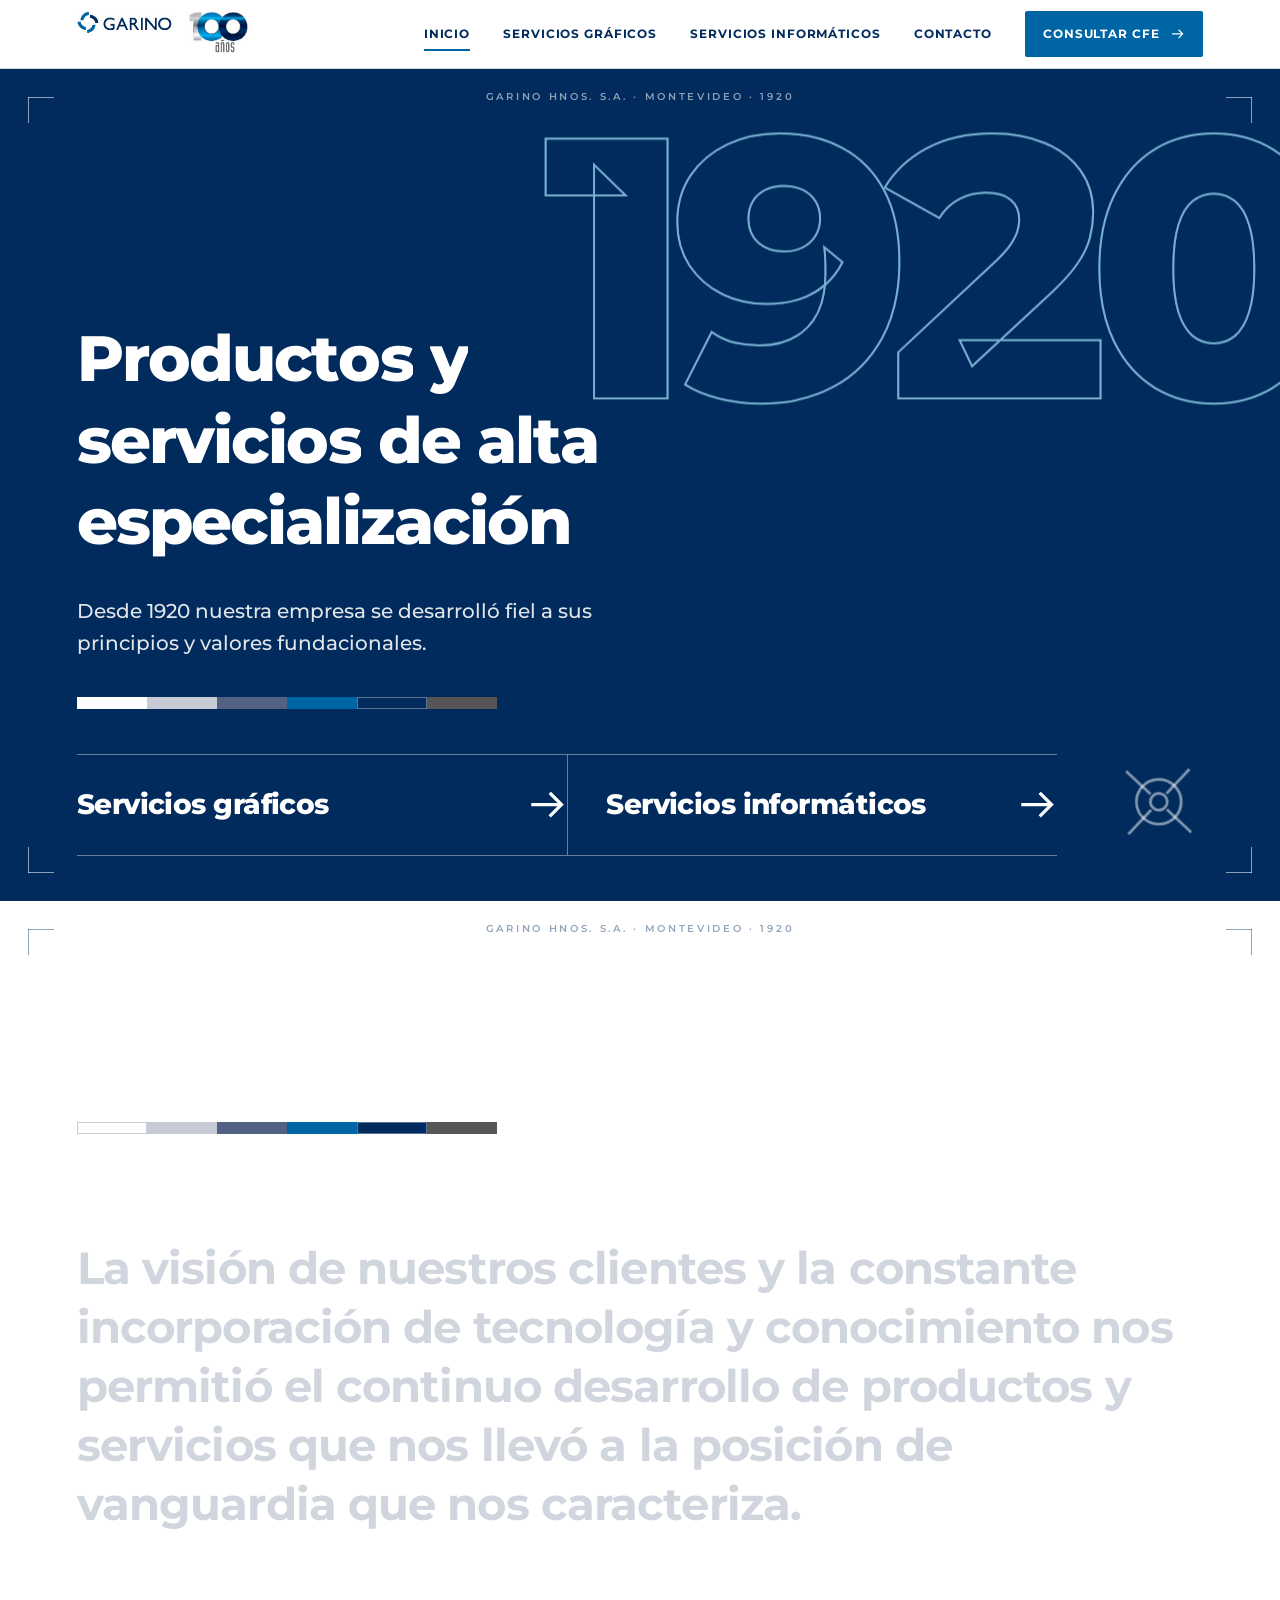
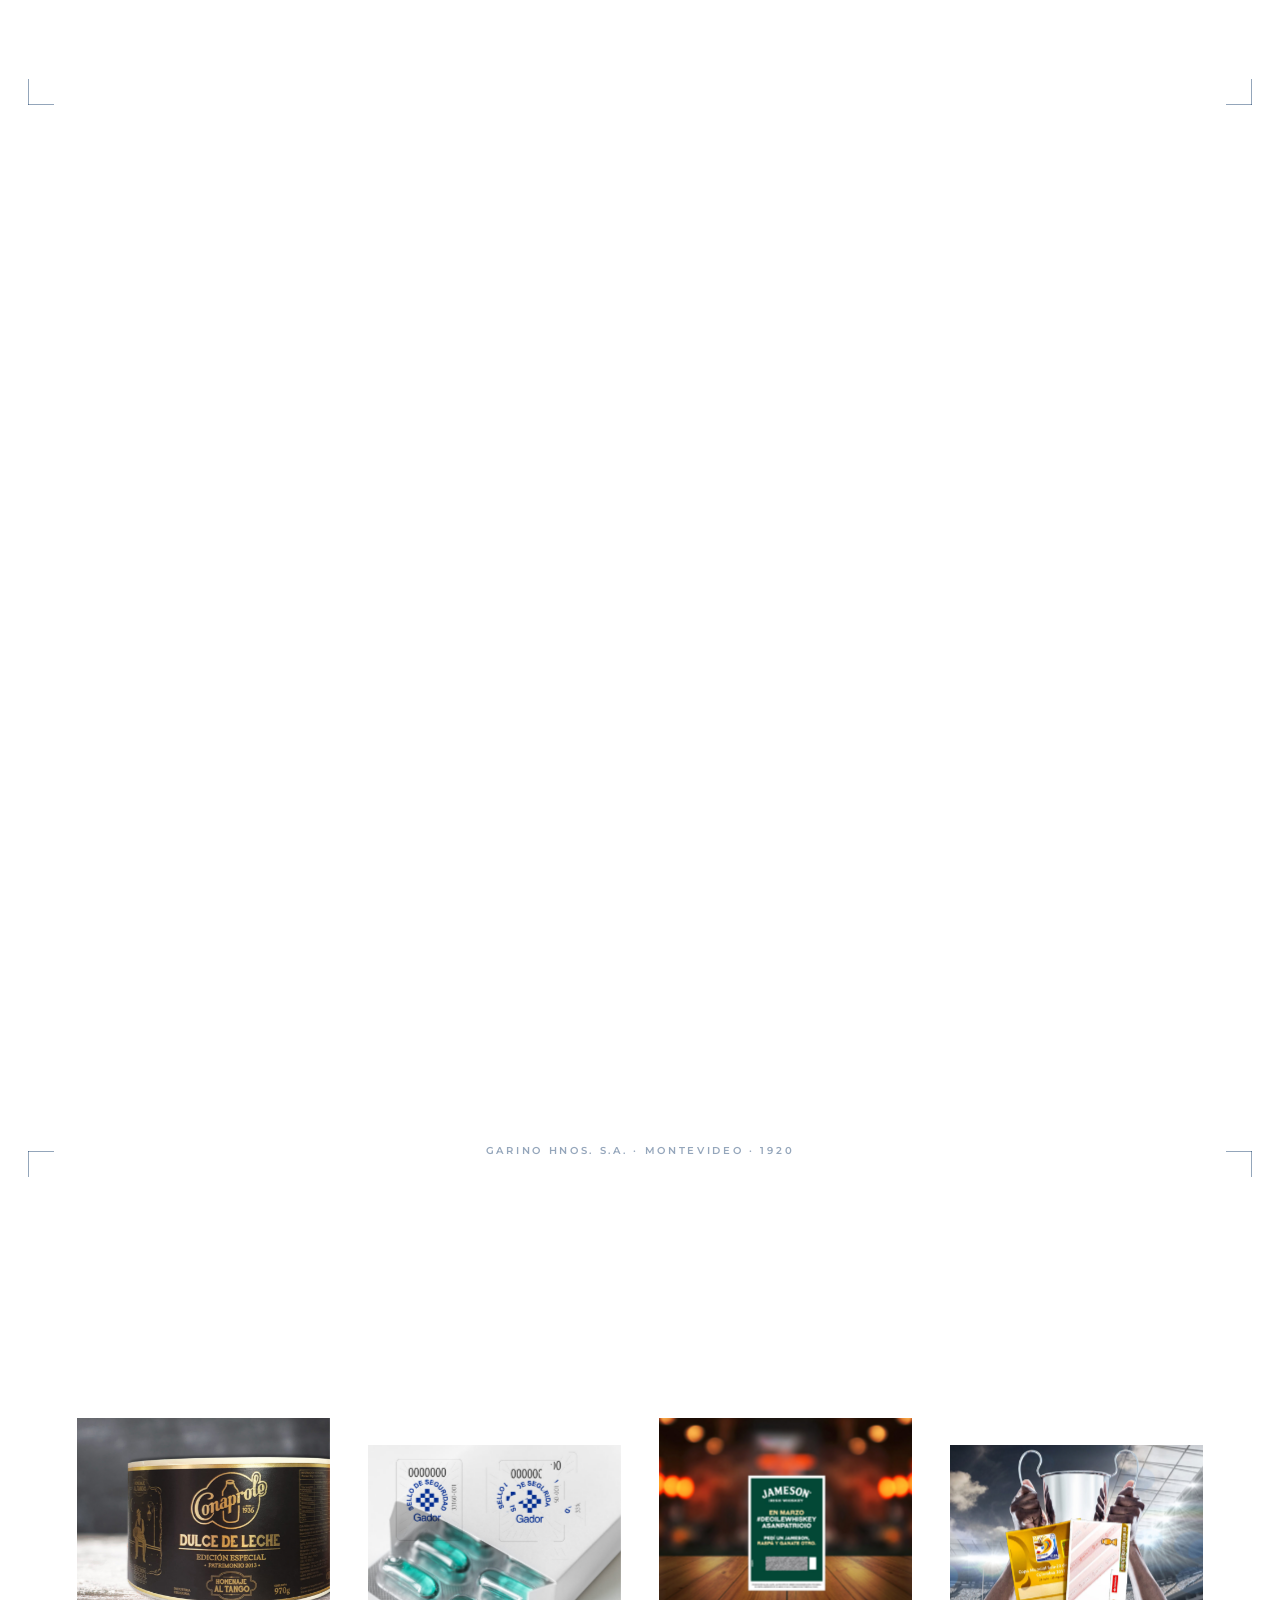
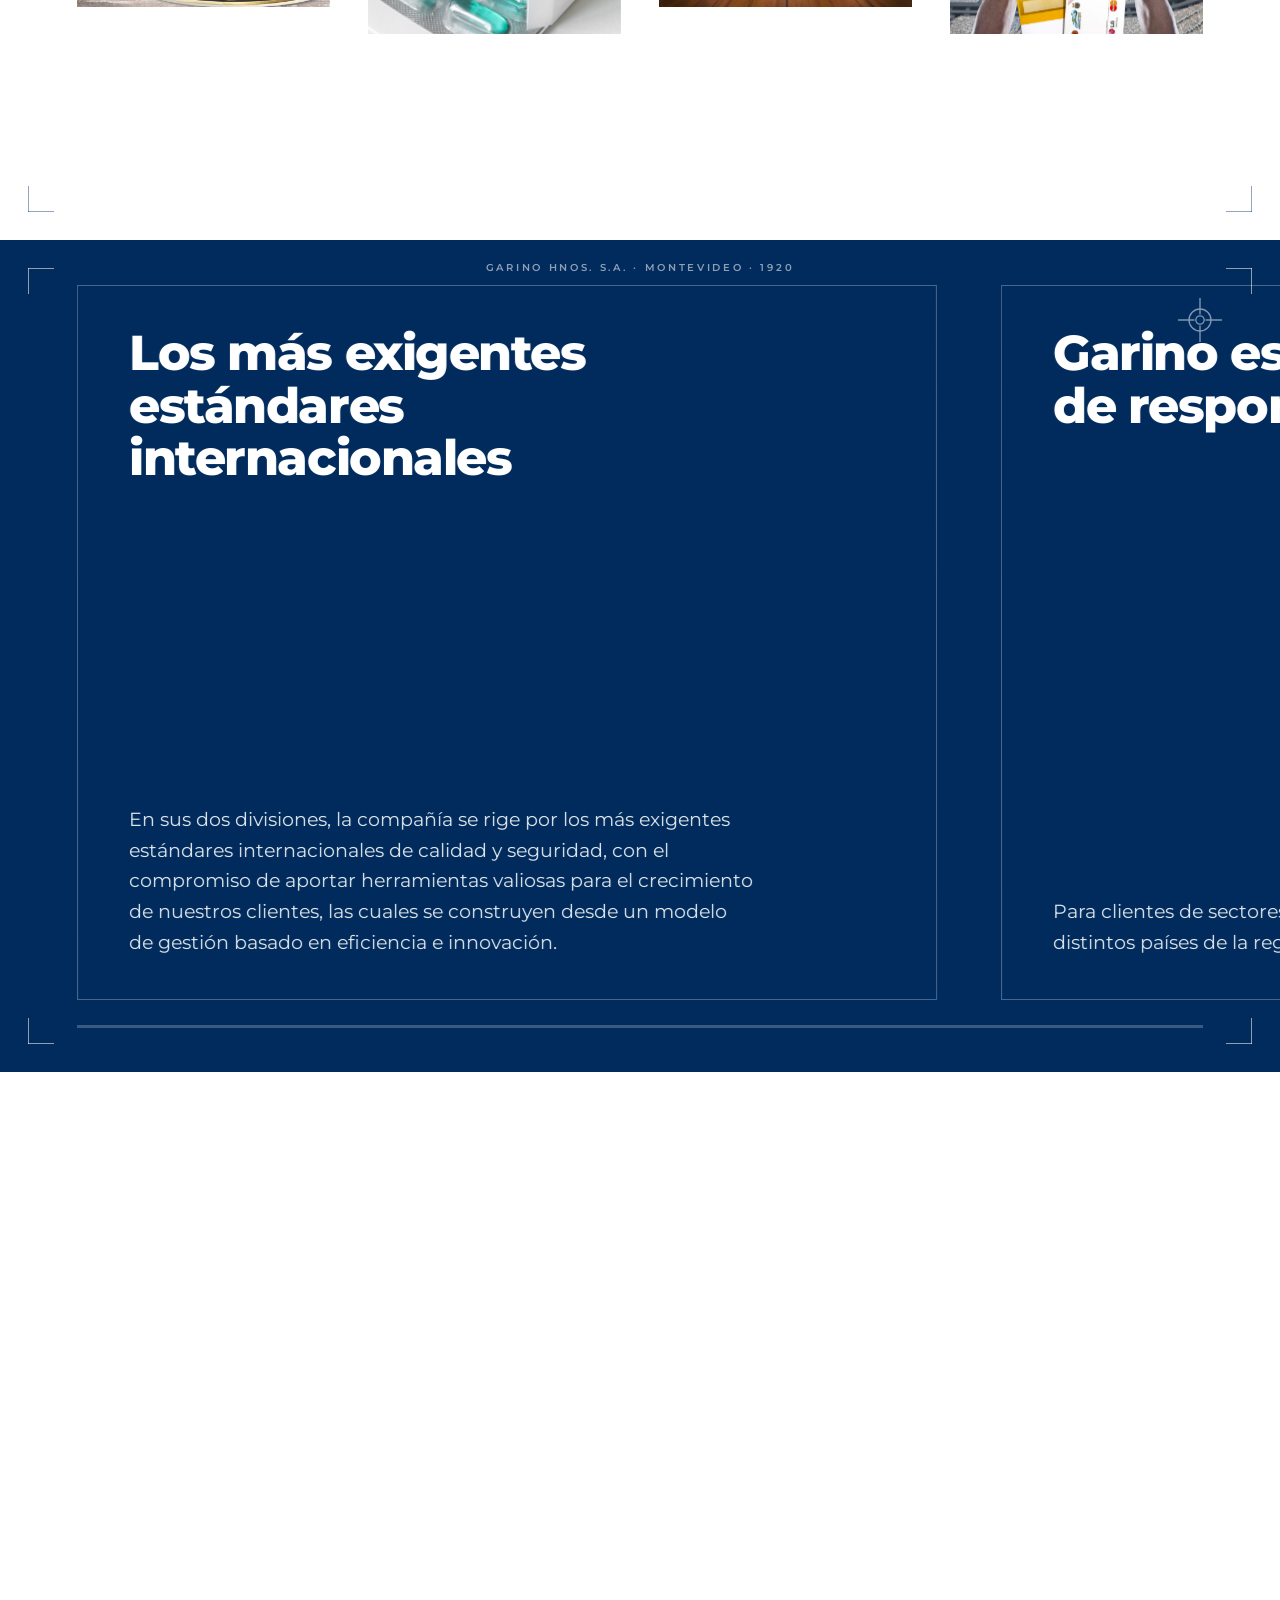
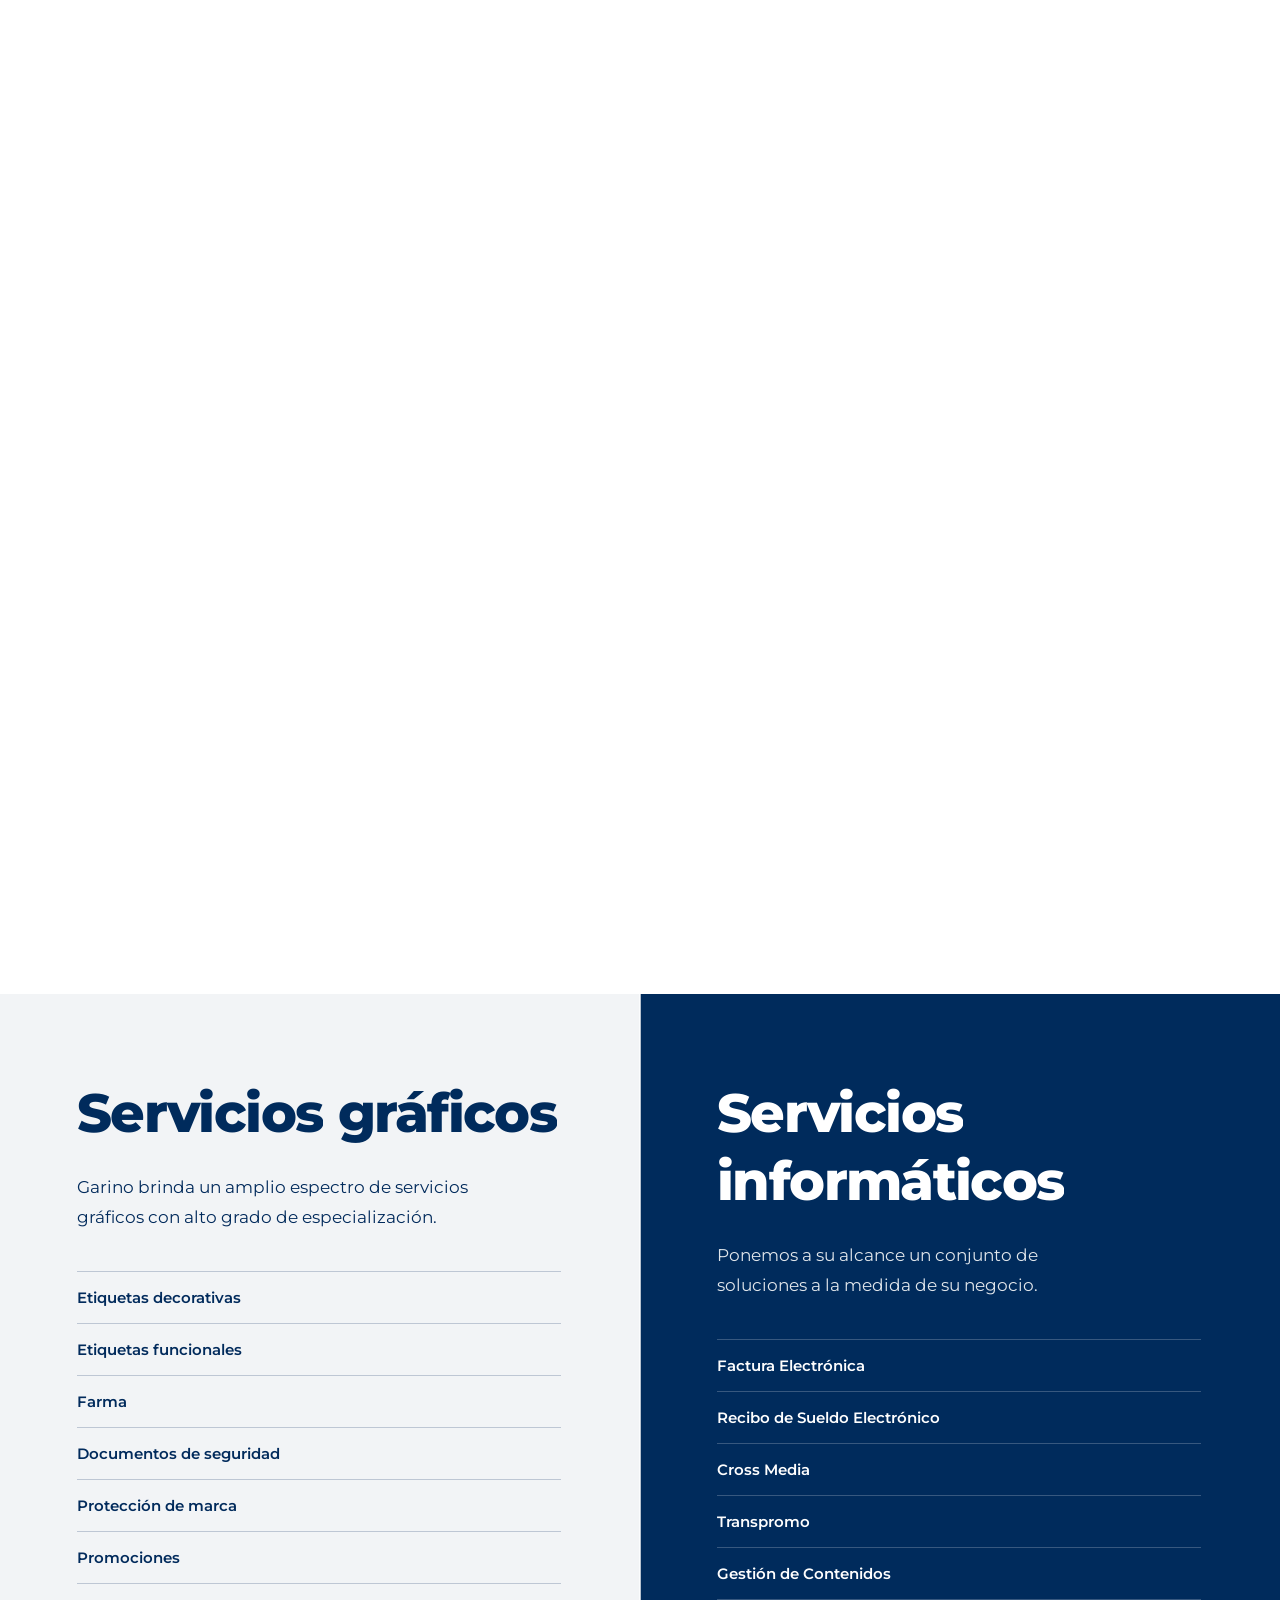
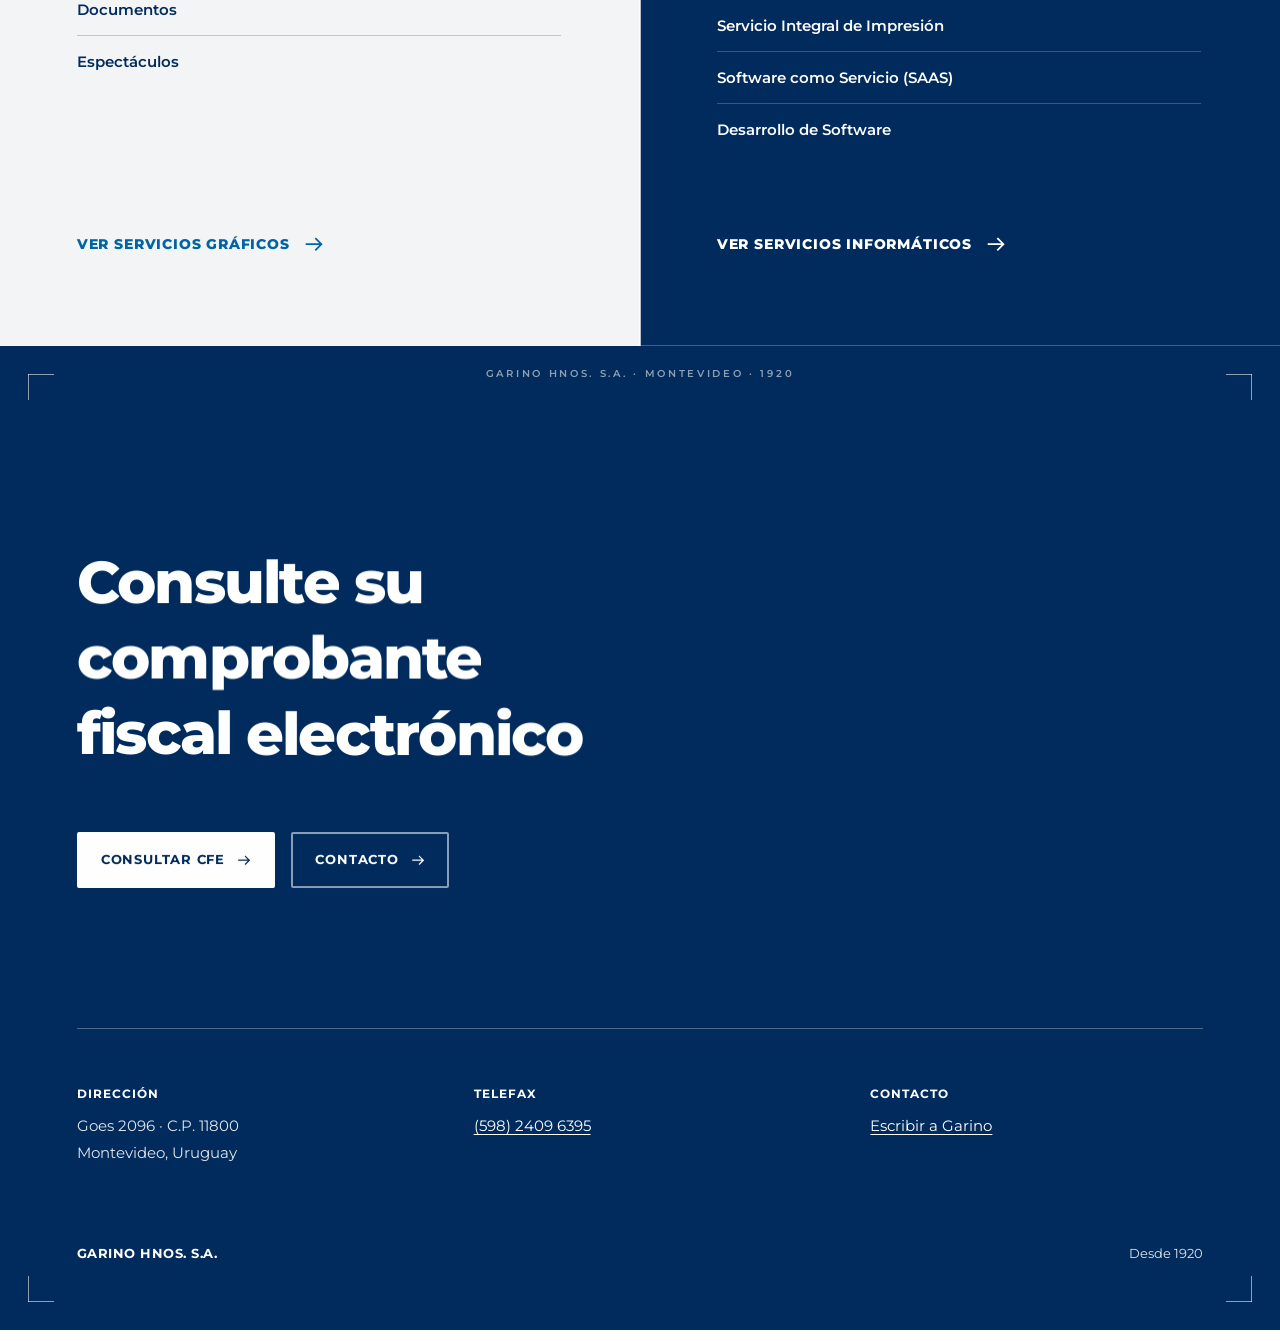
<file: index.html>
<!DOCTYPE html>
<html lang="es-UY">
<head>
<meta charset="utf-8">
<meta name="viewport" content="width=device-width, initial-scale=1">
<title>GARINO HNOS. S.A. — Productos y servicios de alta especialización</title>
<meta name="description" content="GARINO HNOS. S.A., Montevideo, Uruguay. Desde 1920, servicios gráficos y servicios informáticos de alta especialización.">
<meta name="theme-color" content="#002b5c">
<link rel="preload" href="fonts/Montserrat-Variable.woff2" as="font" type="font/woff2" crossorigin>
<link rel="stylesheet" href="css/styles.css">
<script>document.documentElement.classList.add("js");if(!matchMedia("(prefers-reduced-motion: reduce)").matches)document.documentElement.classList.add("motion");</script>
</head>
<body>
<svg width="0" height="0" style="position:absolute" aria-hidden="true" focusable="false">
  <symbol id="arrow" viewBox="0 0 24 24"><path d="M3 12h17M14 5.5 20.5 12 14 18.5" fill="none" stroke="currentColor" stroke-width="2" stroke-linecap="square"/></symbol>
  <symbol id="reg" viewBox="0 0 48 48"><g fill="none" stroke="currentColor" stroke-width="1.5"><circle cx="24" cy="24" r="12"/><circle cx="24" cy="24" r="4.5"/><path d="M24 0v18M24 30v18M0 24h18M30 24h18"/></g></symbol>
</svg>
<a class="skip" href="#contenido">Ir al contenido</a>
<div class="progress" aria-hidden="true"></div>

<header class="site-header">
  <div class="wrap site-header__in">
    <a class="brand" href="index.html" aria-label="Garino, más de 100 años — inicio"><img src="img/logo_100_anos.jpg" width="346" height="91" alt="GARINO — 100 años"></a>
    <button class="nav-toggle" type="button" aria-expanded="false" aria-controls="nav" aria-label="Menú"><span></span><span></span><span></span></button>
    <nav class="nav" id="nav" aria-label="Principal">
      <a href="index.html" aria-current="page">Inicio</a>
      <a href="graficos.html">Servicios gráficos</a>
      <a href="informaticos.html">Servicios informáticos</a>
      <a href="https://www.garino.com.uy/servicios_informaticos/Contacto.php">Contacto</a>
      <a class="btn" href="https://www.garino.com.uy/consultacfe/">Consultar CFE <svg class="i" aria-hidden="true"><use href="#arrow"/></svg></a>
    </nav>
  </div>
</header>

<main id="contenido">

  <section class="hero sheet sheet--navy">
    <span class="marks" aria-hidden="true"></span>
    <div class="hero__year" aria-hidden="true" data-parallax="0.18"><span class="ink ink--a">1920</span><span class="ink ink--b">1920</span><span class="ink ink--c">1920</span><span class="ink ink--d">1920</span></div>
    <div class="hero__reg" aria-hidden="true"><svg class="reg" data-spin><use href="#reg"/></svg></div>
    <div class="wrap">
      <h1 data-split>Productos y servicios de alta especialización</h1>
      <p class="lead" data-reveal>Desde 1920 nuestra empresa se desarrolló fiel a sus principios y valores fundacionales.</p>
      <div class="wedge" aria-hidden="true" data-reveal data-delay="0.1"><i></i><i></i><i></i><i></i><i></i><i></i></div>
      <nav class="doors" aria-label="Divisiones" data-reveal data-delay="0.2">
        <a class="door" href="graficos.html"><span>Servicios gráficos</span><svg class="i" aria-hidden="true"><use href="#arrow"/></svg></a>
        <a class="door" href="informaticos.html"><span>Servicios informáticos</span><svg class="i" aria-hidden="true"><use href="#arrow"/></svg></a>
      </nav>
    </div>
  </section>

  <section class="section sheet">
    <span class="marks marks--ink" aria-hidden="true"></span>
    <div class="wrap">
      <div class="wedge wedge--light section__wedge" aria-hidden="true"><i></i><i></i><i></i><i></i><i></i><i></i></div>
      <p class="statement">La visión de nuestros clientes y la constante incorporación de tecnología y conocimiento nos permitió el continuo desarrollo de productos y servicios que nos llevó a la posición de vanguardia que nos caracteriza.</p>
    </div>
  </section>

  <section class="section sheet" aria-label="Productos gráficos">
    <span class="marks marks--ink" aria-hidden="true"></span>
    <div class="wrap">
      <div class="gallery"><figure data-reveal data-delay="0.0"><a href="graficos.html"><div class="frame"><img src="img/graf/decorativas.jpg" width="900" height="700" alt="Etiqueta autoadhesiva decorativa impresa con acabados dorados sobre un envase de dulce de leche" loading="lazy"></div><figcaption>Etiquetas decorativas</figcaption></a></figure><figure data-reveal data-delay="0.08"><a href="graficos.html"><div class="frame"><img src="img/graf/trazabilidad.jpg" width="900" height="700" alt="Sello de seguridad con numeración sobre un envase de cápsulas farmacéuticas" loading="lazy"></div><figcaption>Farma</figcaption></a></figure><figure data-reveal data-delay="0.16"><a href="graficos.html"><div class="frame"><img src="img/graf/promos.jpg" width="900" height="700" alt="Raspe promocional impreso con zona raspable" loading="lazy"></div><figcaption>Promociones</figcaption></a></figure><figure data-reveal data-delay="0.24"><a href="graficos.html"><div class="frame"><img src="img/graf/tickets.jpg" width="900" height="700" alt="Entradas de espectáculos con elementos de seguridad" loading="lazy"></div><figcaption>Espectáculos</figcaption></a></figure></div>
    </div>
  </section>

  <section class="hscroll sheet sheet--navy" aria-label="Principios de Garino">
    <span class="marks" aria-hidden="true"></span>
    <svg class="reg hscroll__reg" aria-hidden="true"><use href="#reg"/></svg>
    <div class="hscroll__pin">
      <div class="hscroll__track">
        <article class="panel">
          <div class="panel__top"><h2>Los más exigentes estándares internacionales</h2></div>
          <p>En sus dos divisiones, la compañía se rige por los más exigentes estándares internacionales de calidad y seguridad, con el compromiso de aportar herramientas valiosas para el crecimiento de nuestros clientes, las cuales se construyen desde un modelo de gestión basado en eficiencia e innovación.</p>
        </article>
        <article class="panel">
          <div class="panel__top"><h2>Garino es sinónimo de responsabilidad</h2></div>
          <p>Para clientes de sectores empresariales y de gobierno en distintos países de la región.</p>
        </article>
        <article class="panel">
          <div class="panel__top"><h2>Crece junto a sus clientes</h2></div>
          <p>Con una estructura ágil y un equipo humano orientado a la búsqueda de soluciones creativas, Garino crece junto a sus clientes, tan lejos como los nuevos desafíos lo demanden.</p>
        </article>
      </div>
    </div>
    <div class="hscroll__bar" aria-hidden="true"></div>
  </section>

  <section class="divisions" aria-label="Divisiones">
    <a class="division division--a" href="graficos.html">
      <div>
        <h2 data-split>Servicios gráficos</h2>
        <p data-reveal style="margin-top:20px">Garino brinda un amplio espectro de servicios gráficos con alto grado de especialización.</p>
        <ul class="division__list" data-reveal><li>Etiquetas decorativas</li><li>Etiquetas funcionales</li><li>Farma</li><li>Documentos de seguridad</li><li>Protección de marca</li><li>Promociones</li><li>Documentos</li><li>Espectáculos</li></ul>
      </div>
      <span class="division__cta">Ver servicios gráficos <svg class="i" aria-hidden="true"><use href="#arrow"/></svg></span>
    </a>
    <a class="division division--b" href="informaticos.html">
      <div>
        <h2 data-split>Servicios informáticos</h2>
        <p data-reveal style="margin-top:20px">Ponemos a su alcance un conjunto de soluciones a la medida de su negocio.</p>
        <ul class="division__list" data-reveal><li>Factura Electrónica</li><li>Recibo de Sueldo Electrónico</li><li>Cross Media</li><li>Transpromo</li><li>Gestión de Contenidos</li><li>Servicio Integral de Impresión</li><li>Software como Servicio (SAAS)</li><li>Desarrollo de Software</li></ul>
      </div>
      <span class="division__cta">Ver servicios informáticos <svg class="i" aria-hidden="true"><use href="#arrow"/></svg></span>
    </a>
  </section>

  <section class="closing sheet sheet--navy">
    <span class="marks" aria-hidden="true"></span>
    <div class="wrap">
      <h2 data-split>Consulte su comprobante fiscal electrónico</h2>
      <div class="closing__actions" data-reveal>
        <a class="btn btn--light" href="https://www.garino.com.uy/consultacfe/">Consultar CFE <svg class="i" aria-hidden="true"><use href="#arrow"/></svg></a>
        <a class="btn btn--ghost" href="https://www.garino.com.uy/servicios_informaticos/Contacto.php">Contacto <svg class="i" aria-hidden="true"><use href="#arrow"/></svg></a>
      </div>
      <div class="footer-grid">
        <div><h3>Dirección</h3><address>Goes 2096 &middot; C.P. 11800<br>Montevideo, Uruguay</address></div>
        <div><h3>Telefax</h3><p><a href="tel:+59824096395">(598) 2409 6395</a></p></div>
        <div><h3>Contacto</h3><p><a href="https://www.garino.com.uy/servicios_informaticos/Contacto.php">Escribir a Garino</a></p></div>
      </div>
      <div class="footer-note"><strong>GARINO HNOS. S.A.</strong><span>Desde 1920</span></div>
    </div>
  </section>
</main>

<script src="js/vendor/gsap.min.js"></script>
<script src="js/vendor/ScrollTrigger.min.js"></script>
<script src="js/main.js"></script>
</body>
</html>
</file>
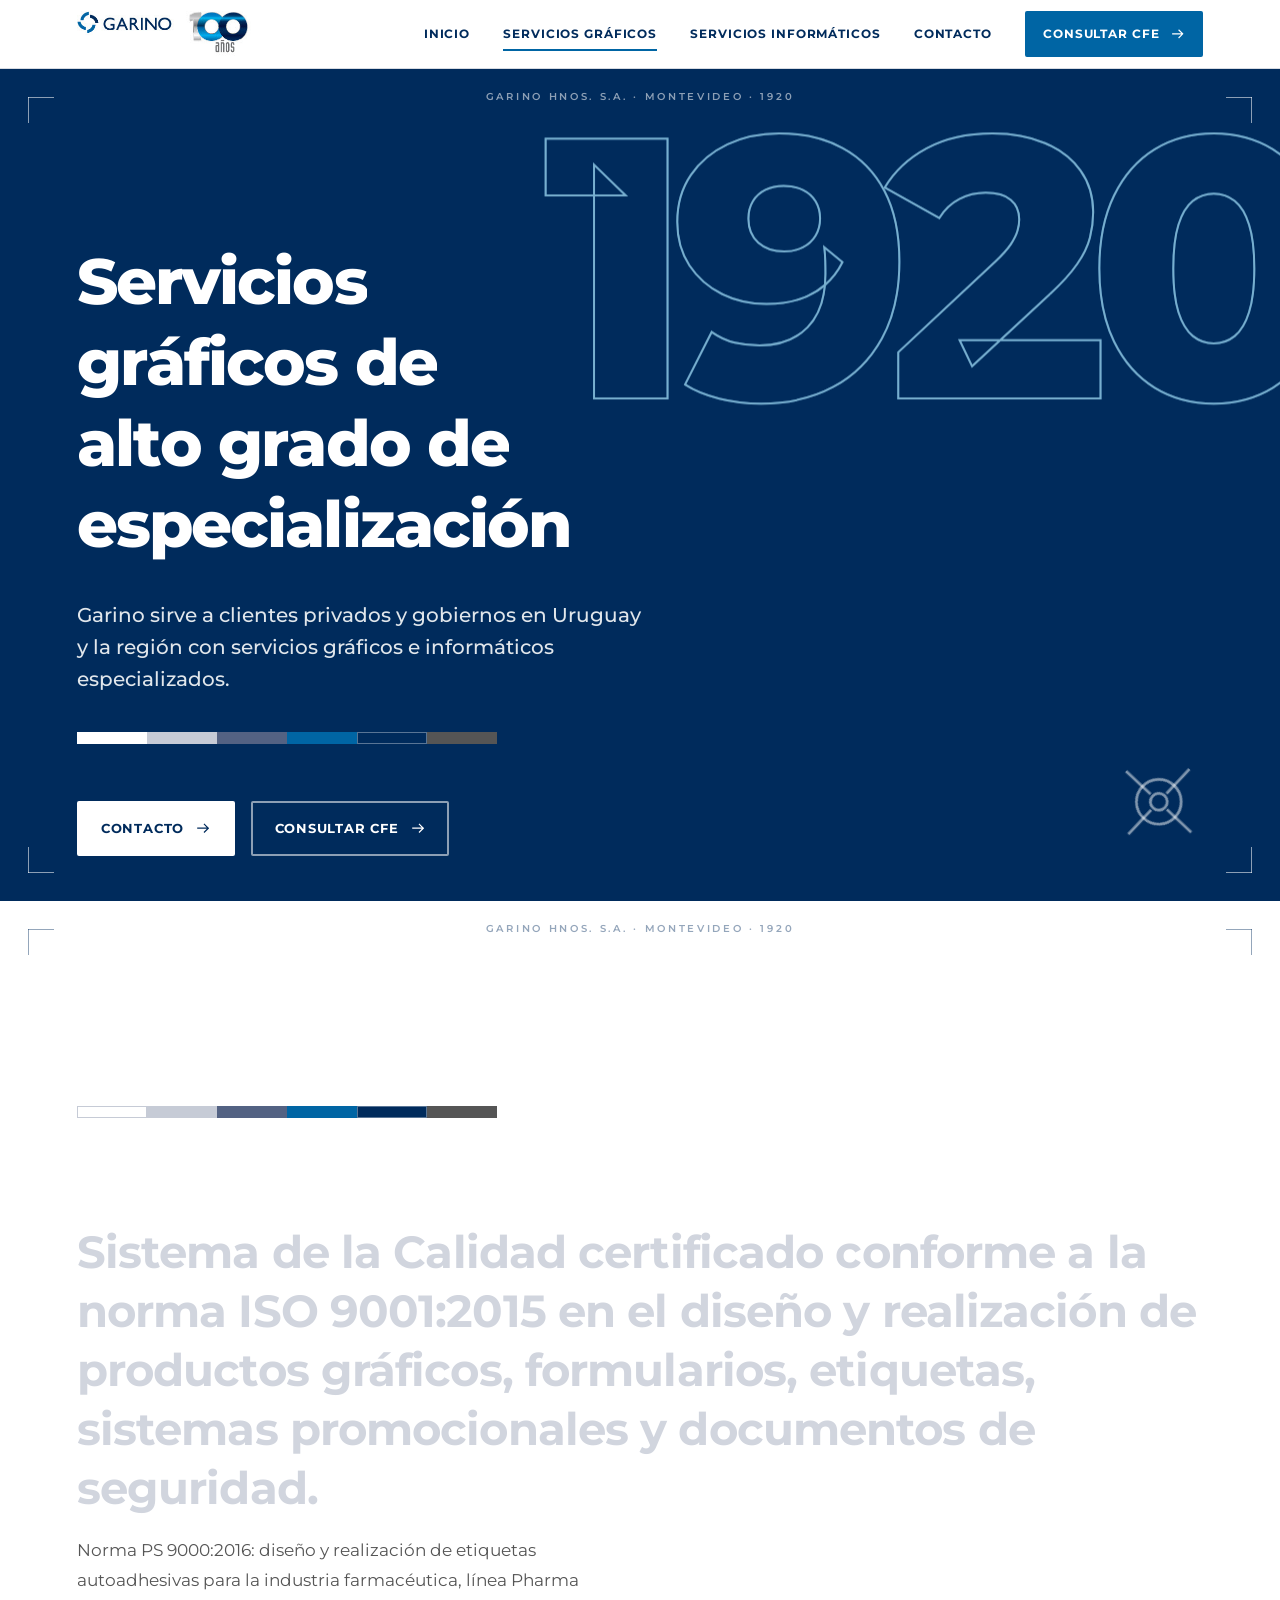
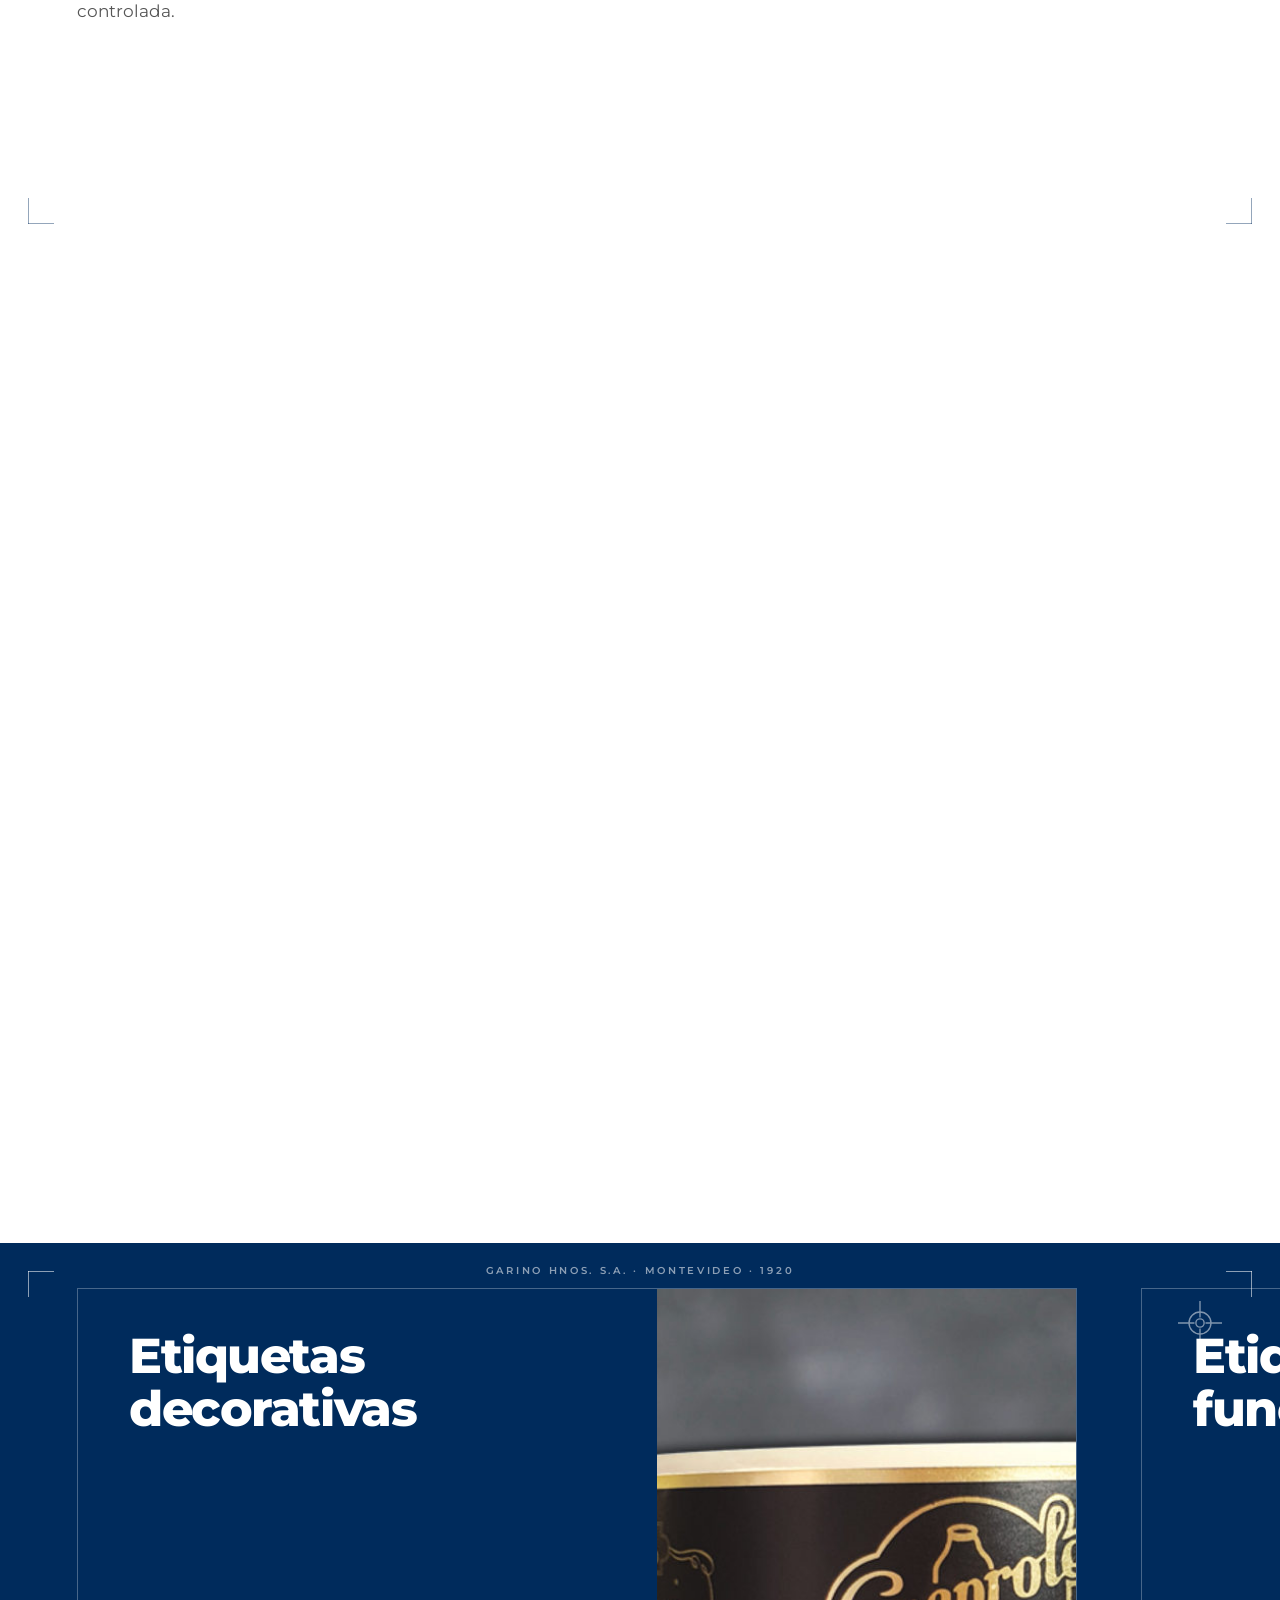
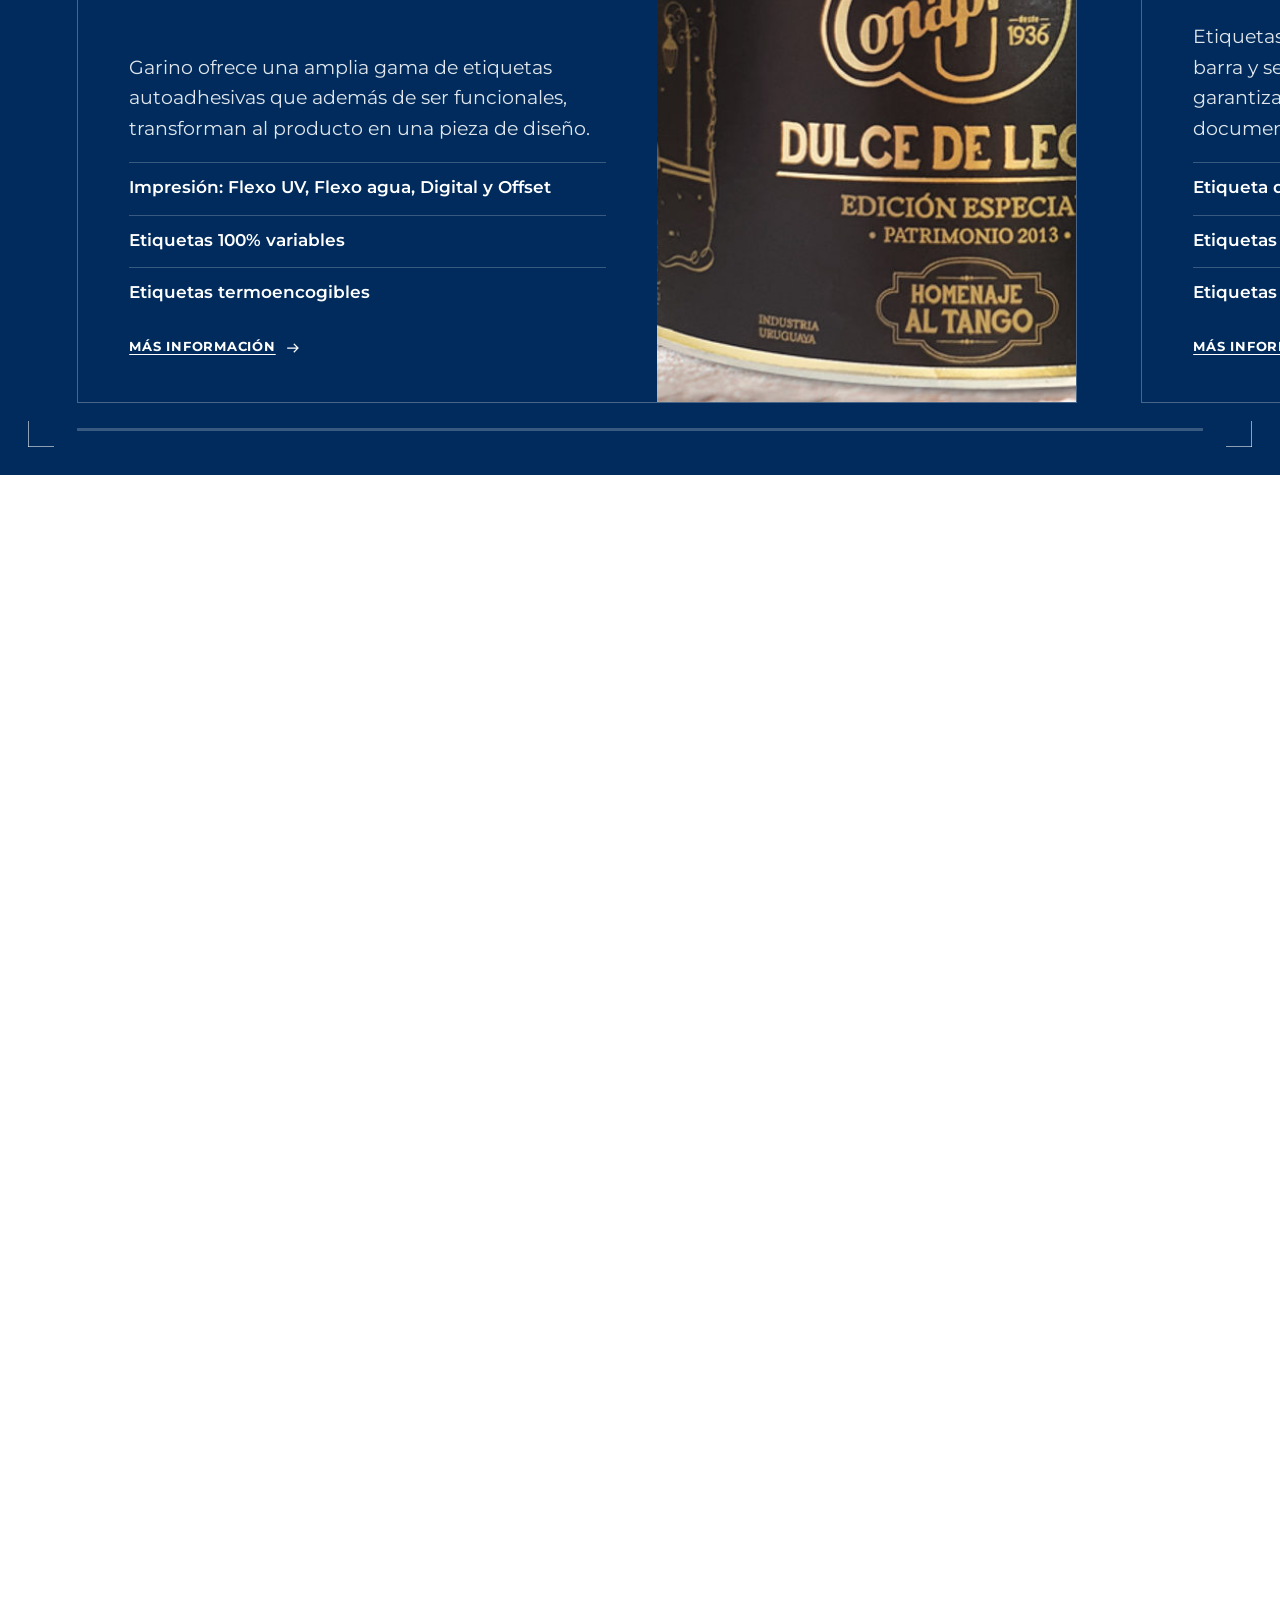
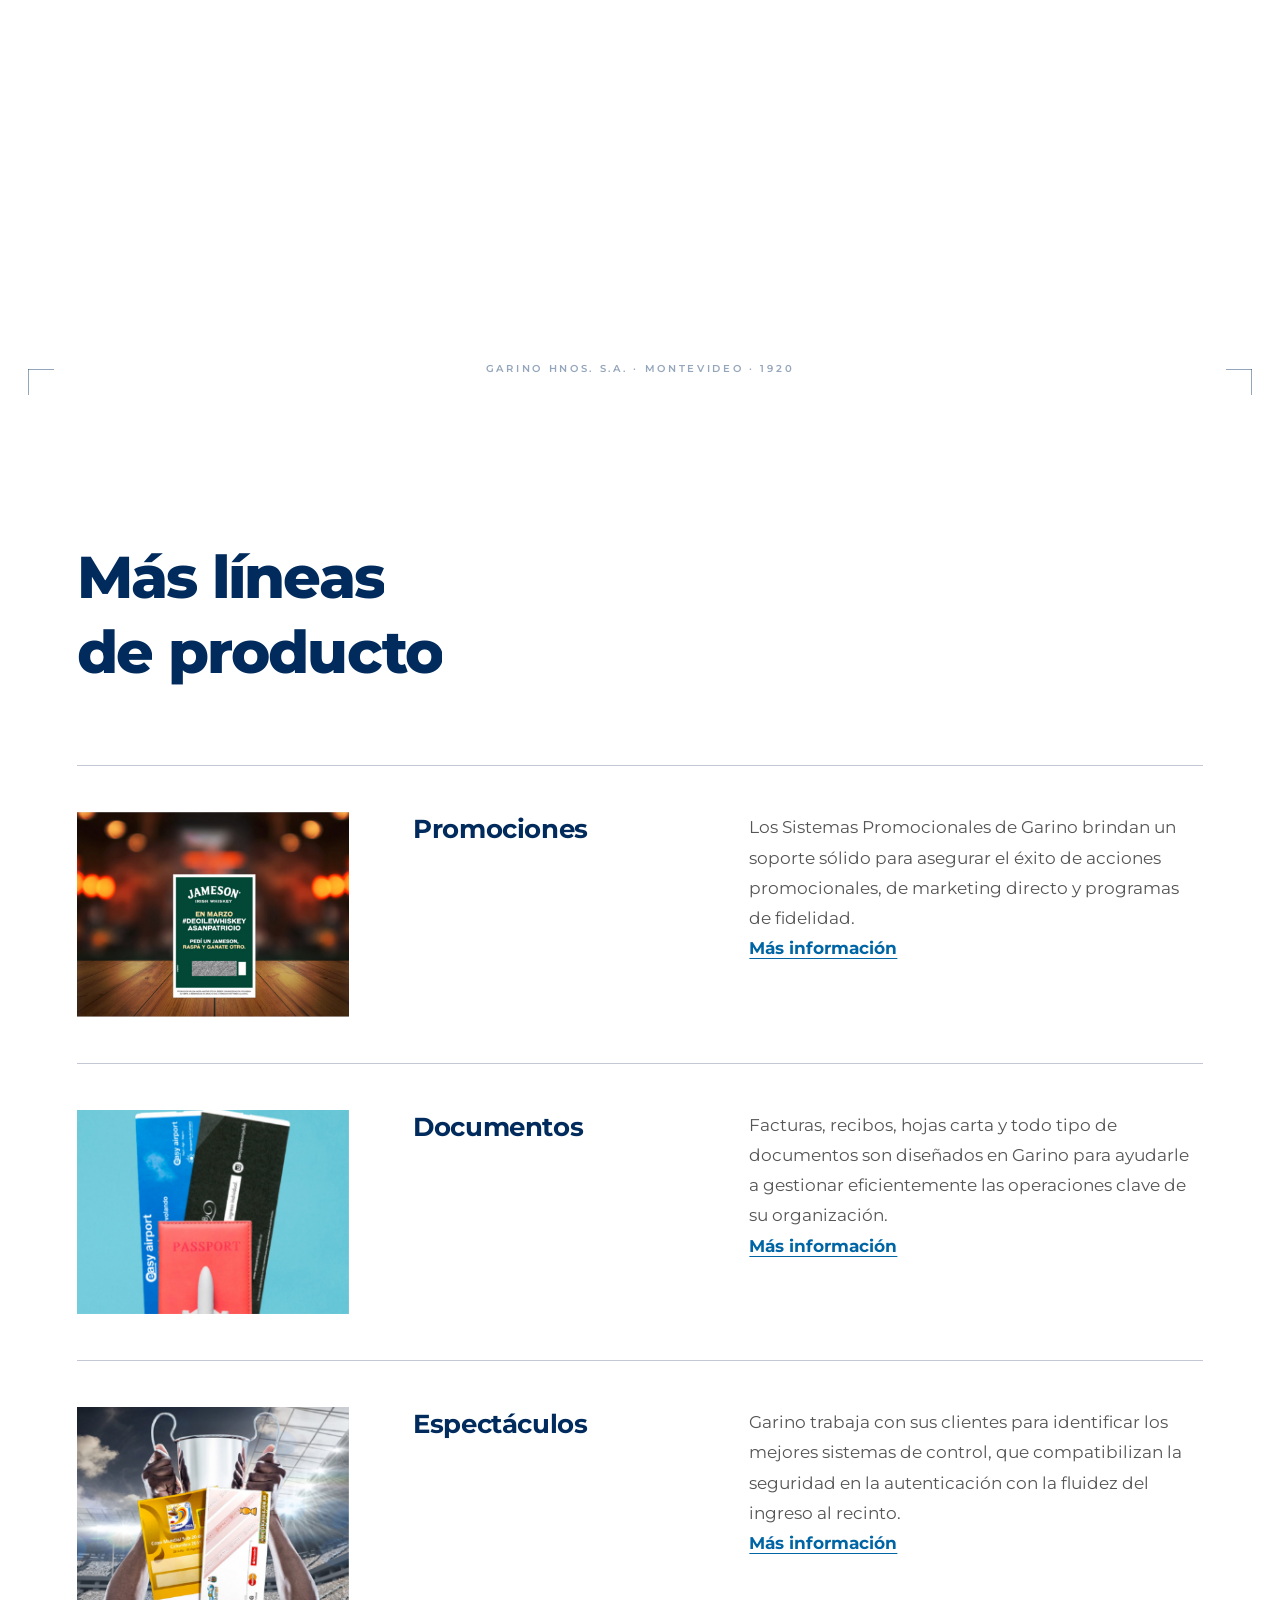
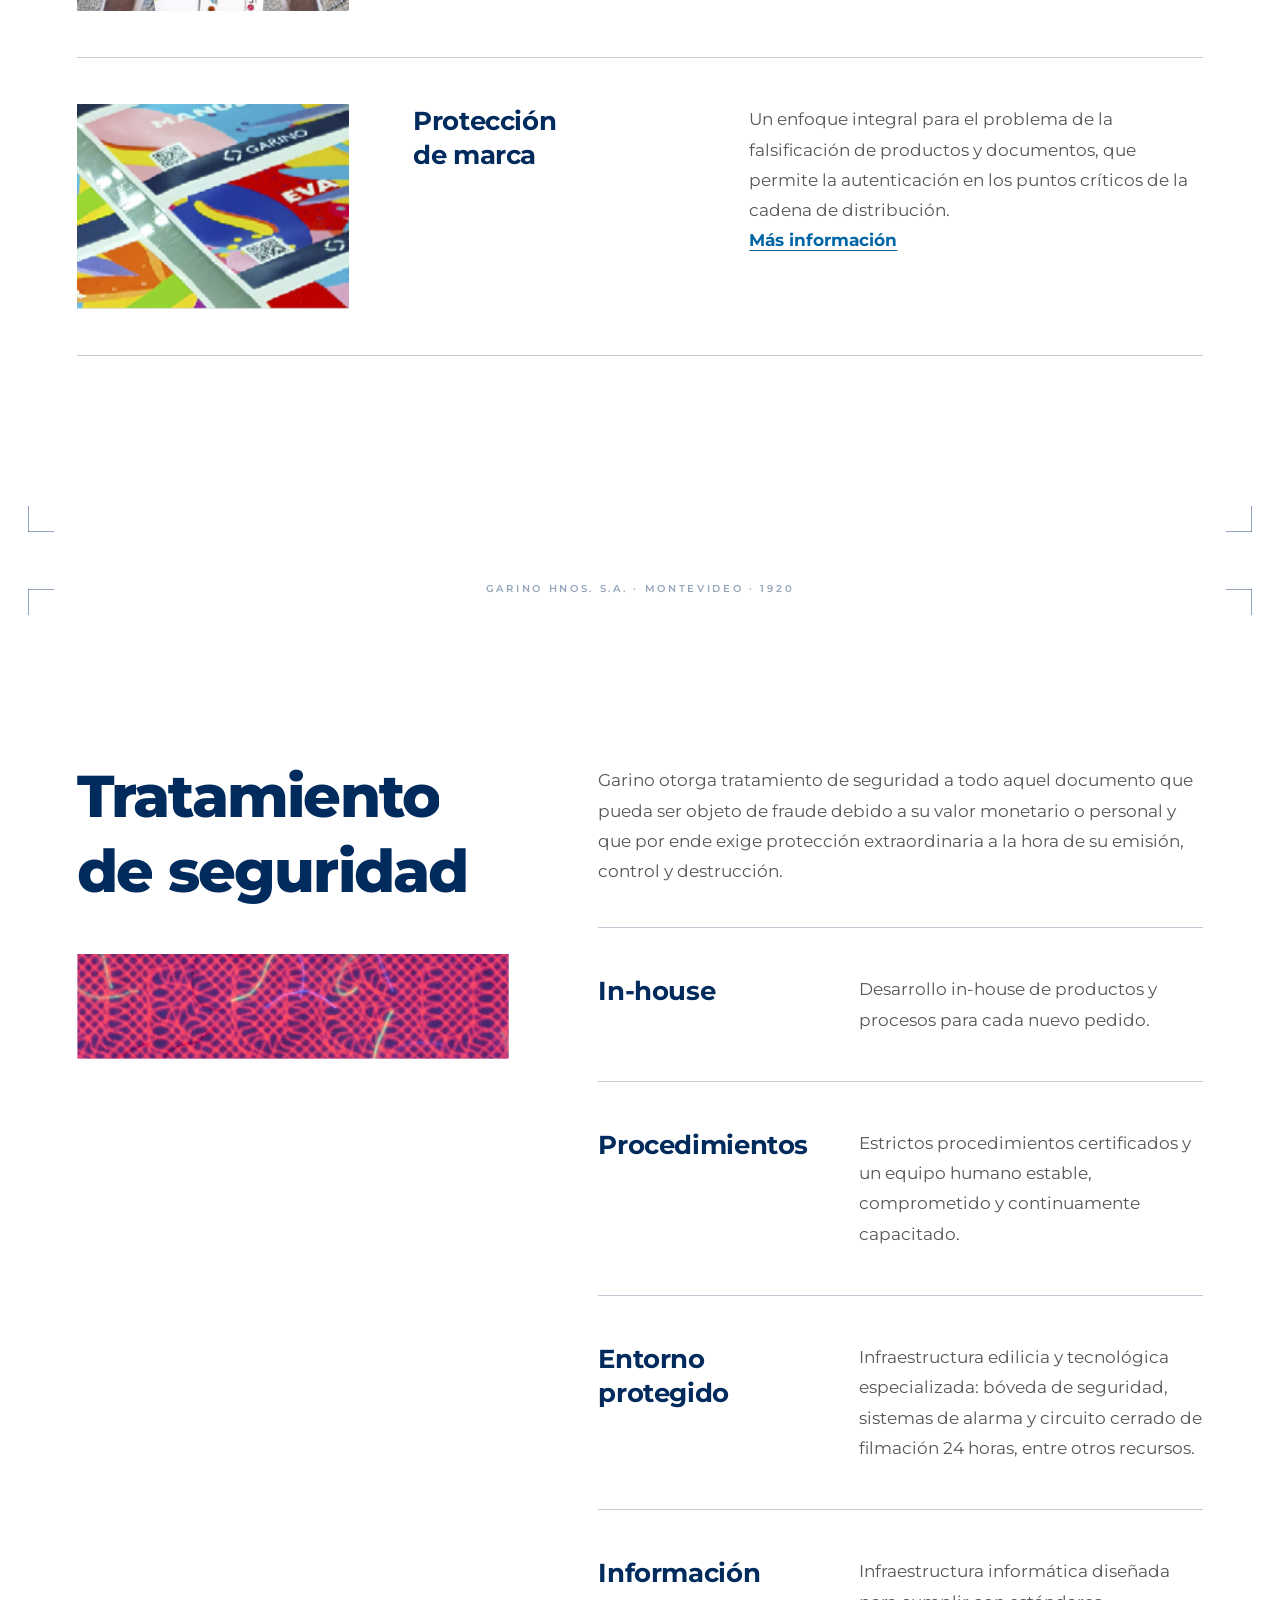
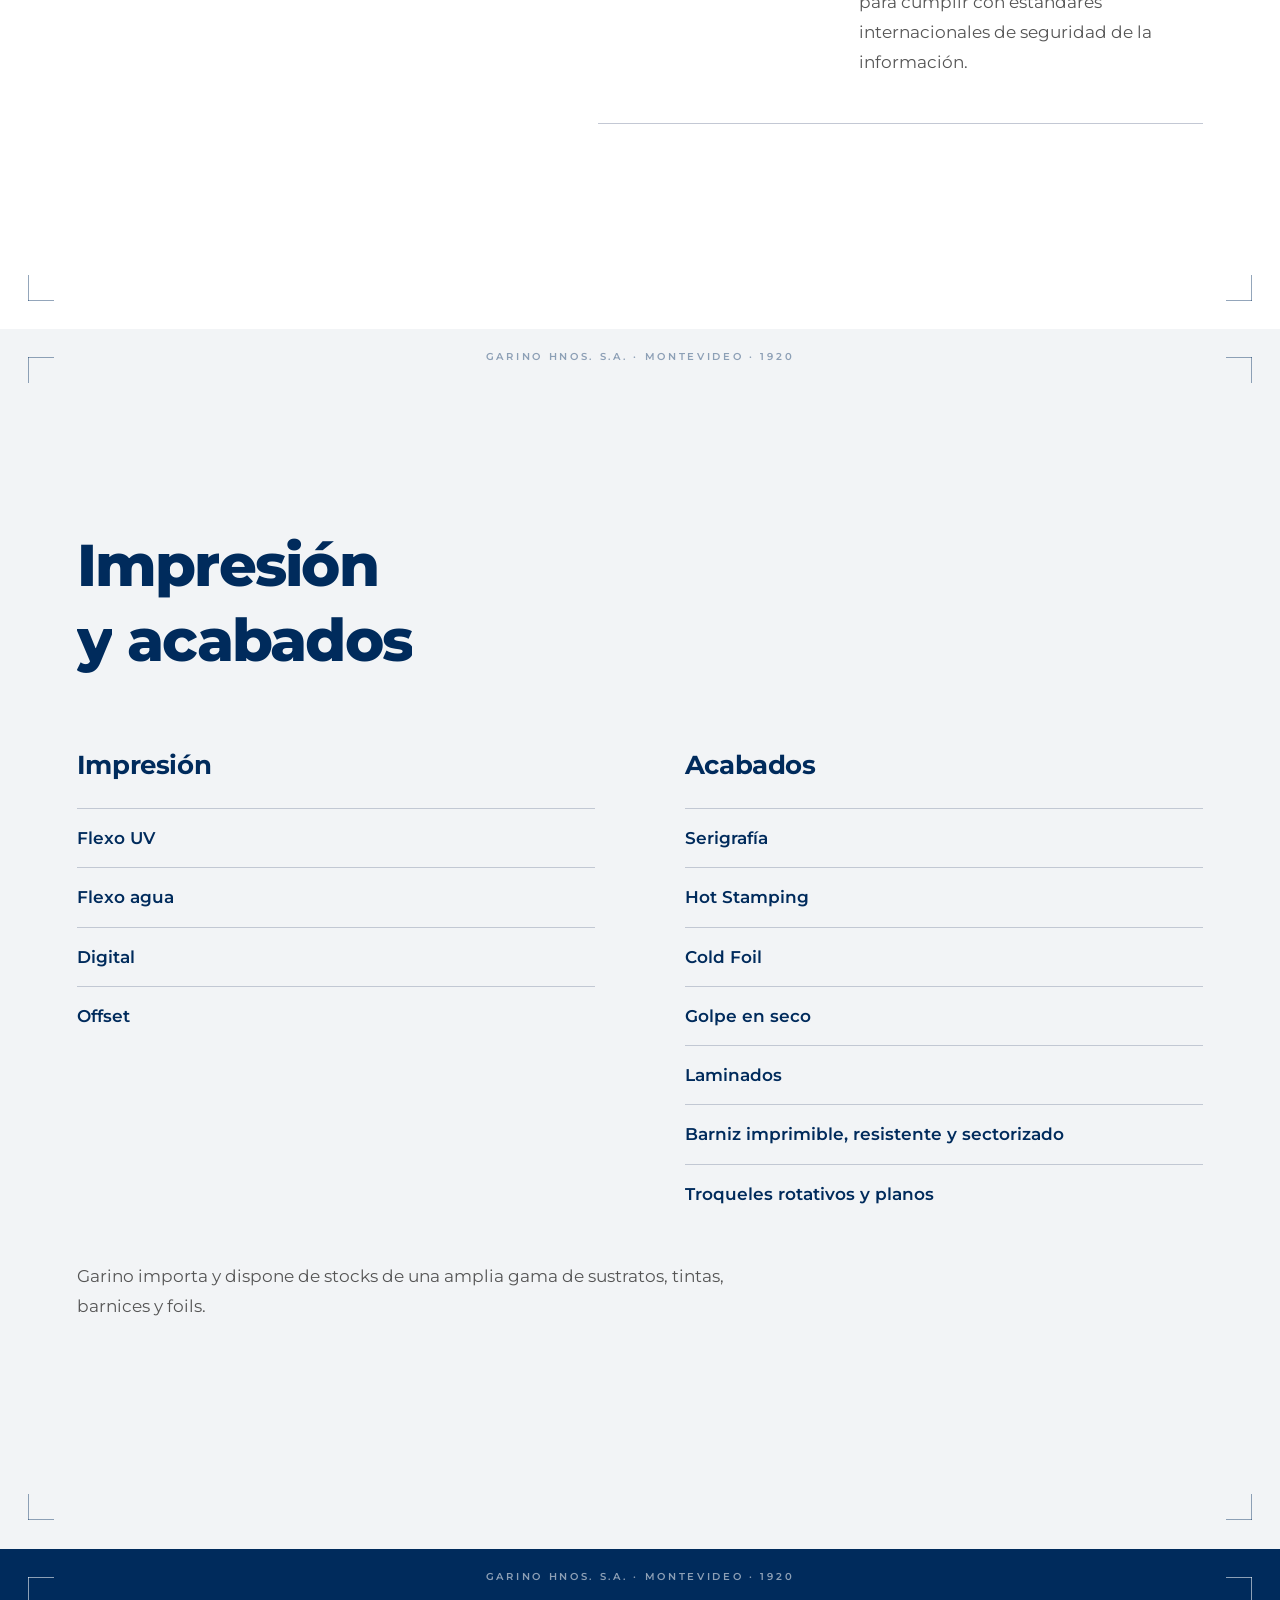
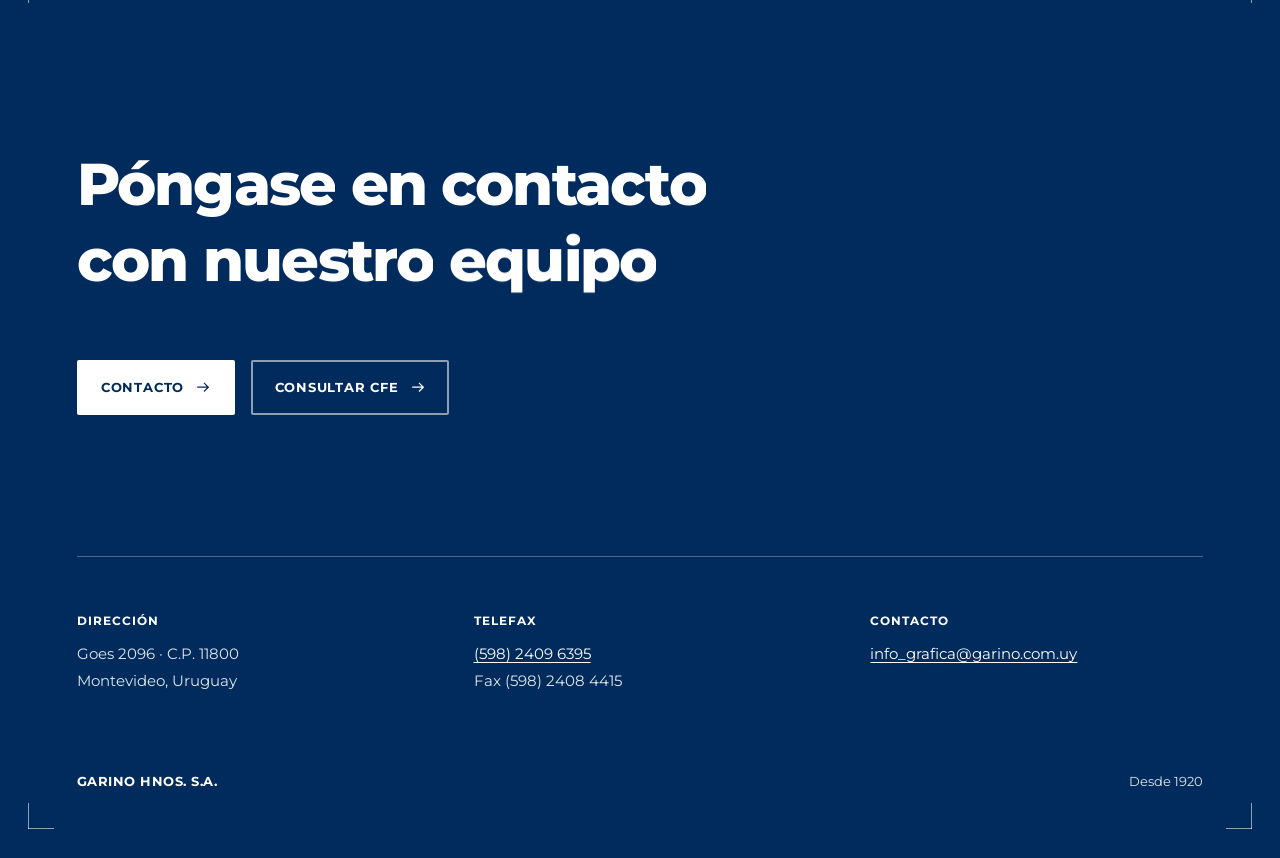
<file: graficos.html>
<!DOCTYPE html>
<html lang="es-UY">
<head>
<meta charset="utf-8">
<meta name="viewport" content="width=device-width, initial-scale=1">
<title>Servicios gráficos — GARINO HNOS. S.A.</title>
<meta name="description" content="Servicios gráficos de Garino: etiquetas, farma, documentos de seguridad, protección de marca, promociones, documentos y espectáculos. Montevideo, Uruguay.">
<meta name="theme-color" content="#002b5c">
<link rel="preload" href="fonts/Montserrat-Variable.woff2" as="font" type="font/woff2" crossorigin>
<link rel="stylesheet" href="css/styles.css">
<script>document.documentElement.classList.add("js");if(!matchMedia("(prefers-reduced-motion: reduce)").matches)document.documentElement.classList.add("motion");</script>
</head>
<body>
<svg width="0" height="0" style="position:absolute" aria-hidden="true" focusable="false">
  <symbol id="arrow" viewBox="0 0 24 24"><path d="M3 12h17M14 5.5 20.5 12 14 18.5" fill="none" stroke="currentColor" stroke-width="2" stroke-linecap="square"/></symbol>
  <symbol id="reg" viewBox="0 0 48 48"><g fill="none" stroke="currentColor" stroke-width="1.5"><circle cx="24" cy="24" r="12"/><circle cx="24" cy="24" r="4.5"/><path d="M24 0v18M24 30v18M0 24h18M30 24h18"/></g></symbol>
</svg>
<a class="skip" href="#contenido">Ir al contenido</a>
<div class="progress" aria-hidden="true"></div>

<header class="site-header">
  <div class="wrap site-header__in">
    <a class="brand" href="index.html" aria-label="Garino, más de 100 años — inicio"><img src="img/logo_100_anos.jpg" width="346" height="91" alt="GARINO — 100 años"></a>
    <button class="nav-toggle" type="button" aria-expanded="false" aria-controls="nav" aria-label="Menú"><span></span><span></span><span></span></button>
    <nav class="nav" id="nav" aria-label="Principal">
      <a href="index.html">Inicio</a>
      <a href="graficos.html" aria-current="page">Servicios gráficos</a>
      <a href="informaticos.html">Servicios informáticos</a>
      <a href="https://www.garino.com.uy/servicios_informaticos/Contacto.php">Contacto</a>
      <a class="btn" href="https://www.garino.com.uy/consultacfe/">Consultar CFE <svg class="i" aria-hidden="true"><use href="#arrow"/></svg></a>
    </nav>
  </div>
</header>

<main id="contenido">

  <section class="hero sheet sheet--navy">
    <span class="marks" aria-hidden="true"></span>
    <div class="hero__year" aria-hidden="true" data-parallax="0.18"><span class="ink ink--a">1920</span><span class="ink ink--b">1920</span><span class="ink ink--c">1920</span><span class="ink ink--d">1920</span></div>
    <div class="hero__reg" aria-hidden="true"><svg class="reg" data-spin><use href="#reg"/></svg></div>
    <div class="wrap">
      <h1 data-split>Servicios gráficos de alto grado de especialización</h1>
      <p class="lead" data-reveal>Garino sirve a clientes privados y gobiernos en Uruguay y la región con servicios gráficos e informáticos especializados.</p>
      <div class="wedge" aria-hidden="true" data-reveal data-delay="0.1"><i></i><i></i><i></i><i></i><i></i><i></i></div>
      <div class="closing__actions" data-reveal data-delay="0.2">
        <a class="btn btn--light" href="https://www.garino.com.uy/servicios_informaticos/Contacto.php">Contacto <svg class="i" aria-hidden="true"><use href="#arrow"/></svg></a>
        <a class="btn btn--ghost" href="https://www.garino.com.uy/consultacfe/">Consultar CFE <svg class="i" aria-hidden="true"><use href="#arrow"/></svg></a>
      </div>
    </div>
  </section>

  <section class="section sheet">
    <span class="marks marks--ink" aria-hidden="true"></span>
    <div class="wrap">
      <div class="wedge wedge--light section__wedge" aria-hidden="true"><i></i><i></i><i></i><i></i><i></i><i></i></div>
      <p class="statement">Sistema de la Calidad certificado conforme a la norma ISO 9001:2015 en el diseño y realización de productos gráficos, formularios, etiquetas, sistemas promocionales y documentos de seguridad.</p>
      <p data-reveal style="margin-top:clamp(28px,3vw,44px);max-width:52ch">Norma PS 9000:2016: diseño y realización de etiquetas autoadhesivas para la industria farmacéutica, línea Pharma controlada.</p>
    </div>
  </section>

  <section class="hscroll sheet sheet--navy" aria-label="Líneas de productos">
    <span class="marks" aria-hidden="true"></span>
    <svg class="reg hscroll__reg" aria-hidden="true"><use href="#reg"/></svg>
    <div class="hscroll__pin">
      <div class="hscroll__track">
        <article class="panel panel--photo">
          <div class="panel__text">
            <div class="panel__top"><h2>Etiquetas decorativas</h2></div>
            <div><p>Garino ofrece una amplia gama de etiquetas autoadhesivas que además de ser funcionales, transforman al producto en una pieza de diseño.</p><ul><li>Impresión: Flexo UV, Flexo agua, Digital y Offset</li><li>Etiquetas 100% variables</li><li>Etiquetas termoencogibles</li></ul><a class="panel__link" href="https://www.garinografica.com/etiquetas-decorativas">Más información <svg class="i" aria-hidden="true"><use href="#arrow"/></svg></a></div>
          </div>
          <figure class="panel__photo"><img src="img/graf/decorativas.jpg" width="900" height="700" alt="Etiqueta autoadhesiva decorativa impresa con acabados dorados sobre un envase de dulce de leche" loading="lazy"></figure>
        </article>
        <article class="panel panel--photo">
          <div class="panel__text">
            <div class="panel__top"><h2>Etiquetas funcionales</h2></div>
            <div><p>Etiquetas de trazabilidad emitidas con códigos de barra y serialización variable alfanumérica, que garantizan el seguimiento individual de documentos o productos.</p><ul><li>Etiqueta díptica repegable</li><li>Etiquetas para superficies desafiantes</li><li>Etiquetas exprimibles (squeezable)</li></ul><a class="panel__link" href="https://www.garinografica.com/etiquetas-funcionales">Más información <svg class="i" aria-hidden="true"><use href="#arrow"/></svg></a></div>
          </div>
          <figure class="panel__photo"><img src="img/graf/funcionales.jpg" width="900" height="700" alt="Etiqueta funcional despegable sobre un bidón de producto agroquímico" loading="lazy"></figure>
        </article>
        <article class="panel panel--photo">
          <div class="panel__text">
            <div class="panel__top"><h2>Farma</h2></div>
            <div><p>Garino desarrolla productos y sistemas tendientes a solucionar los problemas clave que afectan este mercado.</p><ul><li>Falsificación de productos</li><li>Ingesta de dosis inadecuadas</li><li>Desvío de medicamentos de uso controlado</li><li>Confusión de medicamentos en centros de salud</li></ul><a class="panel__link" href="https://www.garinografica.com/farma">Más información <svg class="i" aria-hidden="true"><use href="#arrow"/></svg></a></div>
          </div>
          <figure class="panel__photo"><img src="img/graf/trazabilidad.jpg" width="900" height="700" alt="Sello de seguridad con numeración sobre un envase de cápsulas farmacéuticas" loading="lazy"></figure>
        </article>
        <article class="panel panel--photo">
          <div class="panel__text">
            <div class="panel__top"><h2>Documentos de seguridad</h2></div>
            <div><p>Proveedor de Documentos de Seguridad para bancos, gobiernos, emisores de valores y empresas privadas, a lo largo de sus 100 años de existencia.</p><ul><li>Papel de seguridad con marca de agua propia</li><li>Hologramas de seguridad con marca propietaria de uso exclusivo</li></ul><a class="panel__link" href="https://www.garinografica.com/documentos-seguridad">Más información <svg class="i" aria-hidden="true"><use href="#arrow"/></svg></a></div>
          </div>
          <figure class="panel__photo"><img src="img/graf/vales.jpg" width="900" height="700" alt="Patrón de seguridad impreso con fibras visibles bajo luz ultravioleta" loading="lazy"></figure>
        </article>
      </div>
    </div>
    <div class="hscroll__bar" aria-hidden="true"></div>
  </section>

  <section class="section sheet">
    <span class="marks marks--ink" aria-hidden="true"></span>
    <div class="wrap">
      <h2 class="rows-head" data-split>Más líneas de producto</h2>
      <ul class="rows rows--photo"><li data-reveal><figure><img src="img/graf/promos.jpg" width="900" height="700" alt="Raspe promocional impreso con zona raspable" loading="lazy"></figure><h3>Promociones</h3><div><p>Los Sistemas Promocionales de Garino brindan un soporte sólido para asegurar el éxito de acciones promocionales, de marketing directo y programas de fidelidad.</p><p><a href="#reg">Más información</a></p></div></li><li data-reveal><figure><img src="img/graf/documentos.jpg" width="900" height="700" alt="Documentos y entradas impresos" loading="lazy"></figure><h3>Documentos</h3><div><p>Facturas, recibos, hojas carta y todo tipo de documentos son diseñados en Garino para ayudarle a gestionar eficientemente las operaciones clave de su organización.</p><p><a href="#reg">Más información</a></p></div></li><li data-reveal><figure><img src="img/graf/tickets.jpg" width="900" height="700" alt="Entradas de espectáculos con elementos de seguridad" loading="lazy"></figure><h3>Espectáculos</h3><div><p>Garino trabaja con sus clientes para identificar los mejores sistemas de control, que compatibilizan la seguridad en la autenticación con la fluidez del ingreso al recinto.</p><p><a href="#reg">Más información</a></p></div></li><li data-reveal><figure><img src="img/foto_1.jpg" width="632" height="154" alt="Etiquetas autoadhesivas con códigos QR y datos variables impresos" loading="lazy"></figure><h3>Protección de marca</h3><div><p>Un enfoque integral para el problema de la falsificación de productos y documentos, que permite la autenticación en los puntos críticos de la cadena de distribución.</p><p><a href="https://www.garinografica.com/proteccion-marca">Más información</a></p></div></li></ul>
    </div>
  </section>


  <section class="section sheet">
    <span class="marks marks--ink" aria-hidden="true"></span>
    <div class="wrap intro-grid">
      <div>
        <h2 data-split>Tratamiento de seguridad</h2>
        <figure class="aside-photo" data-reveal><img src="img/foto_2.jpg" width="632" height="154" alt="Patrón de seguridad impreso con fibras visibles bajo luz ultravioleta" loading="lazy"></figure>
      </div>
      <div class="stack">
        <p data-reveal>Garino otorga tratamiento de seguridad a todo aquel documento que pueda ser objeto de fraude debido a su valor monetario o personal y que por ende exige protección extraordinaria a la hora de su emisión, control y destrucción.</p>
        <ul class="rows" data-reveal>
          <li><h3>In-house</h3><p>Desarrollo in-house de productos y procesos para cada nuevo pedido.</p></li>
          <li><h3>Procedimientos</h3><p>Estrictos procedimientos certificados y un equipo humano estable, comprometido y continuamente capacitado.</p></li>
          <li><h3>Entorno protegido</h3><p>Infraestructura edilicia y tecnológica especializada: bóveda de seguridad, sistemas de alarma y circuito cerrado de filmación 24 horas, entre otros recursos.</p></li>
          <li><h3>Información</h3><p>Infraestructura informática diseñada para cumplir con estándares internacionales de seguridad de la información.</p></li>
        </ul>
      </div>
    </div>
  </section>

  <section class="section sheet sheet--paper">
    <span class="marks marks--ink" aria-hidden="true"></span>
    <div class="wrap">
      <h2 data-split style="max-width:16ch">Impresión y acabados</h2>
      <div class="specs" style="margin-top:clamp(36px,5vw,72px)" data-reveal>
        <div>
          <h3>Impresión</h3>
          <ul><li>Flexo UV</li><li>Flexo agua</li><li>Digital</li><li>Offset</li></ul>
        </div>
        <div>
          <h3>Acabados</h3>
          <ul><li>Serigrafía</li><li>Hot Stamping</li><li>Cold Foil</li><li>Golpe en seco</li><li>Laminados</li><li>Barniz imprimible, resistente y sectorizado</li><li>Troqueles rotativos y planos</li></ul>
        </div>
      </div>
      <p style="margin-top:clamp(28px,3vw,44px)" data-reveal>Garino importa y dispone de stocks de una amplia gama de sustratos, tintas, barnices y foils.</p>
    </div>
  </section>

  <section class="closing sheet sheet--navy">
    <span class="marks" aria-hidden="true"></span>
    <div class="wrap">
      <h2 data-split>Póngase en contacto con nuestro equipo</h2>
      <div class="closing__actions" data-reveal>
        <a class="btn btn--light" href="https://www.garino.com.uy/servicios_informaticos/Contacto.php">Contacto <svg class="i" aria-hidden="true"><use href="#arrow"/></svg></a>
        <a class="btn btn--ghost" href="https://www.garino.com.uy/consultacfe/">Consultar CFE <svg class="i" aria-hidden="true"><use href="#arrow"/></svg></a>
      </div>
      <div class="footer-grid">
        <div><h3>Dirección</h3><address>Goes 2096 &middot; C.P. 11800<br>Montevideo, Uruguay</address></div>
        <div><h3>Telefax</h3><p><a href="tel:+59824096395">(598) 2409 6395</a><br>Fax (598) 2408 4415</p></div>
        <div><h3>Contacto</h3><p><a href="mailto:info_grafica@garino.com.uy">info_grafica@garino.com.uy</a></p></div>
      </div>
      <div class="footer-note"><strong>GARINO HNOS. S.A.</strong><span>Desde 1920</span></div>
    </div>
  </section>
</main>

<script src="js/vendor/gsap.min.js"></script>
<script src="js/vendor/ScrollTrigger.min.js"></script>
<script src="js/main.js"></script>
</body>
</html>
</file>
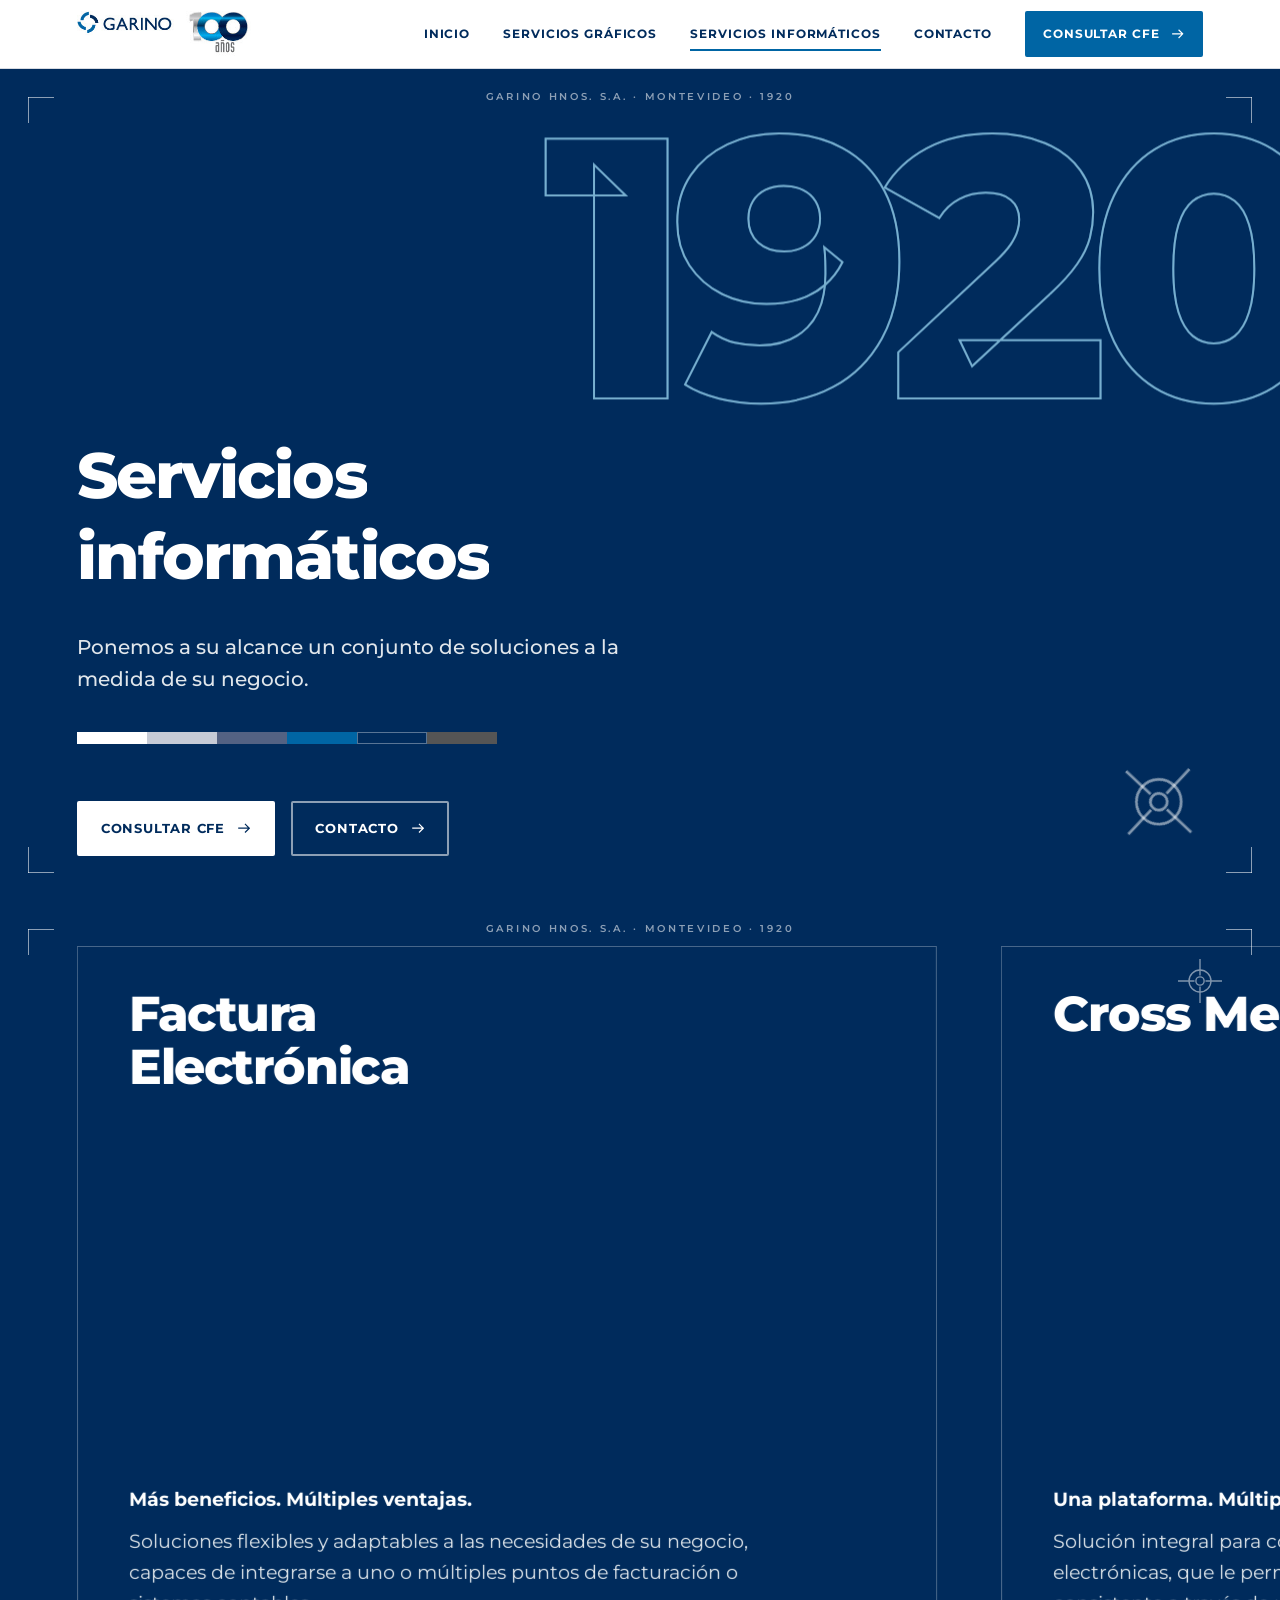
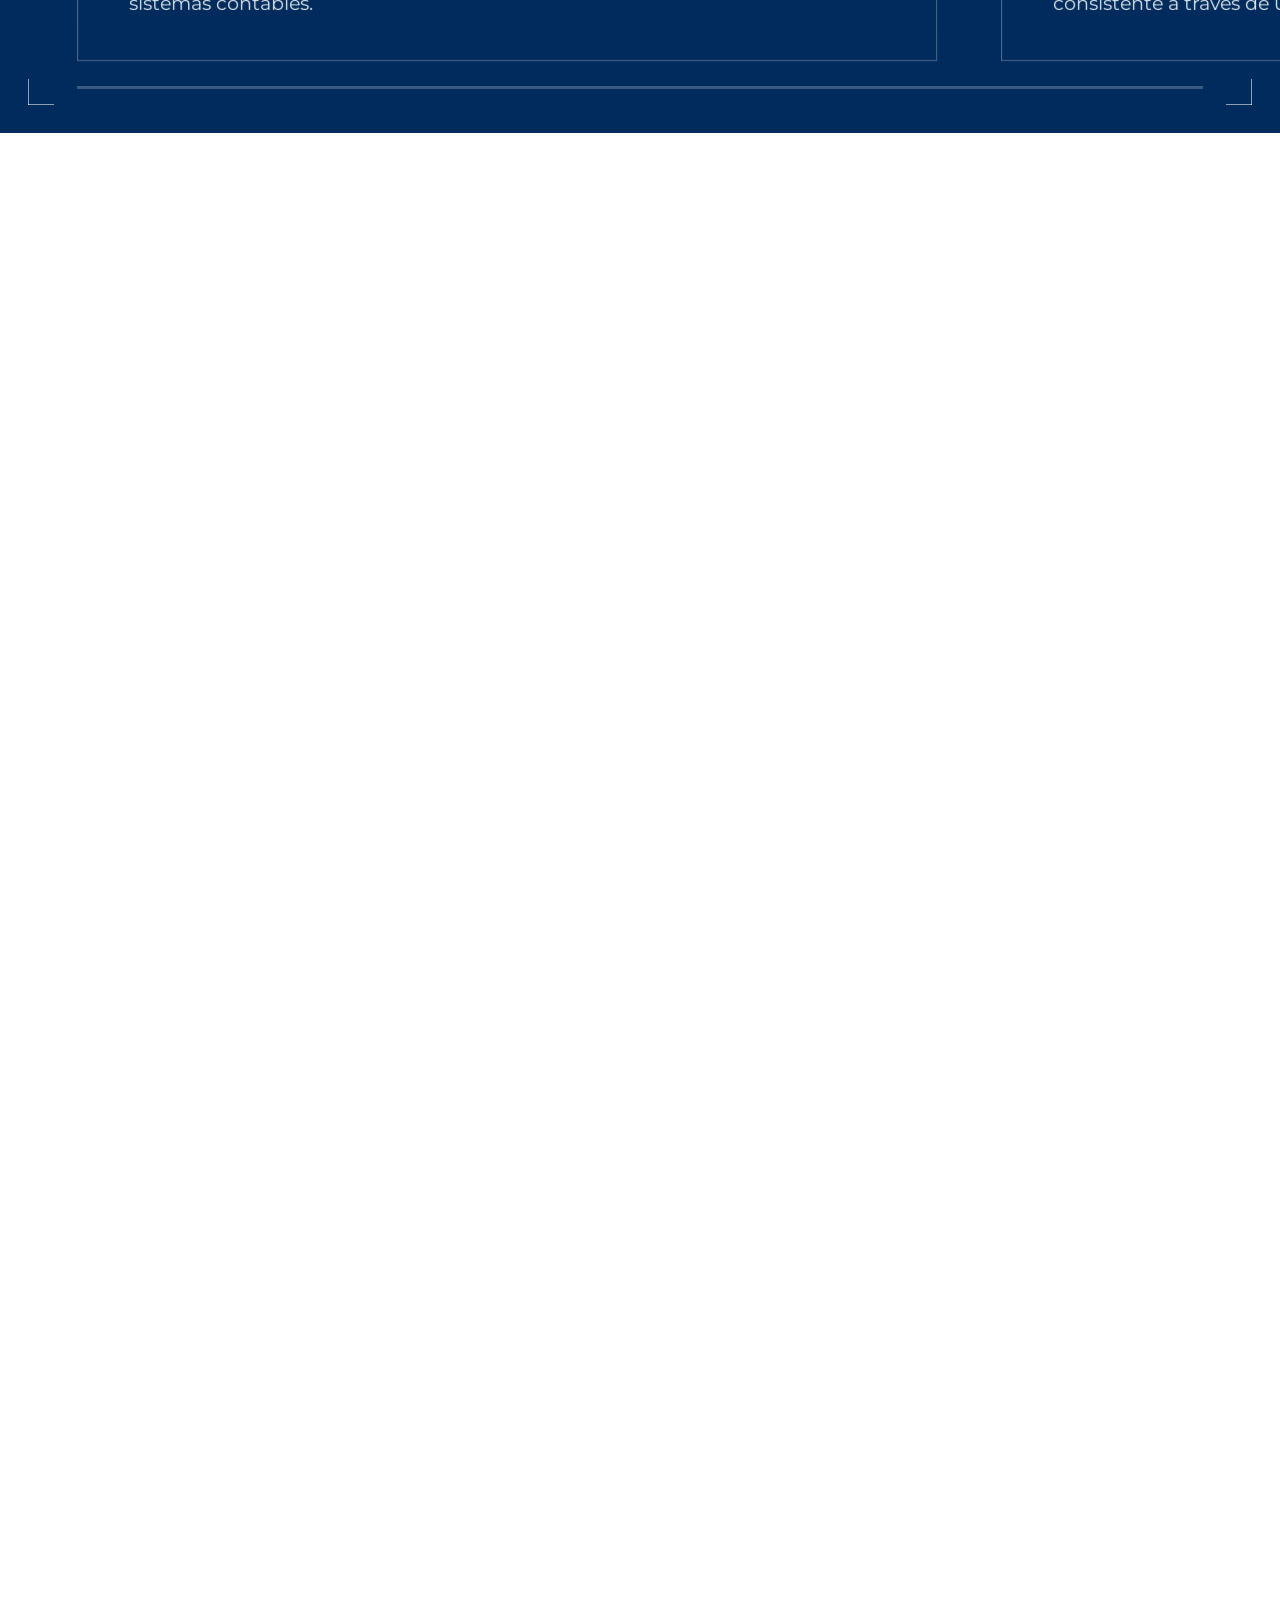
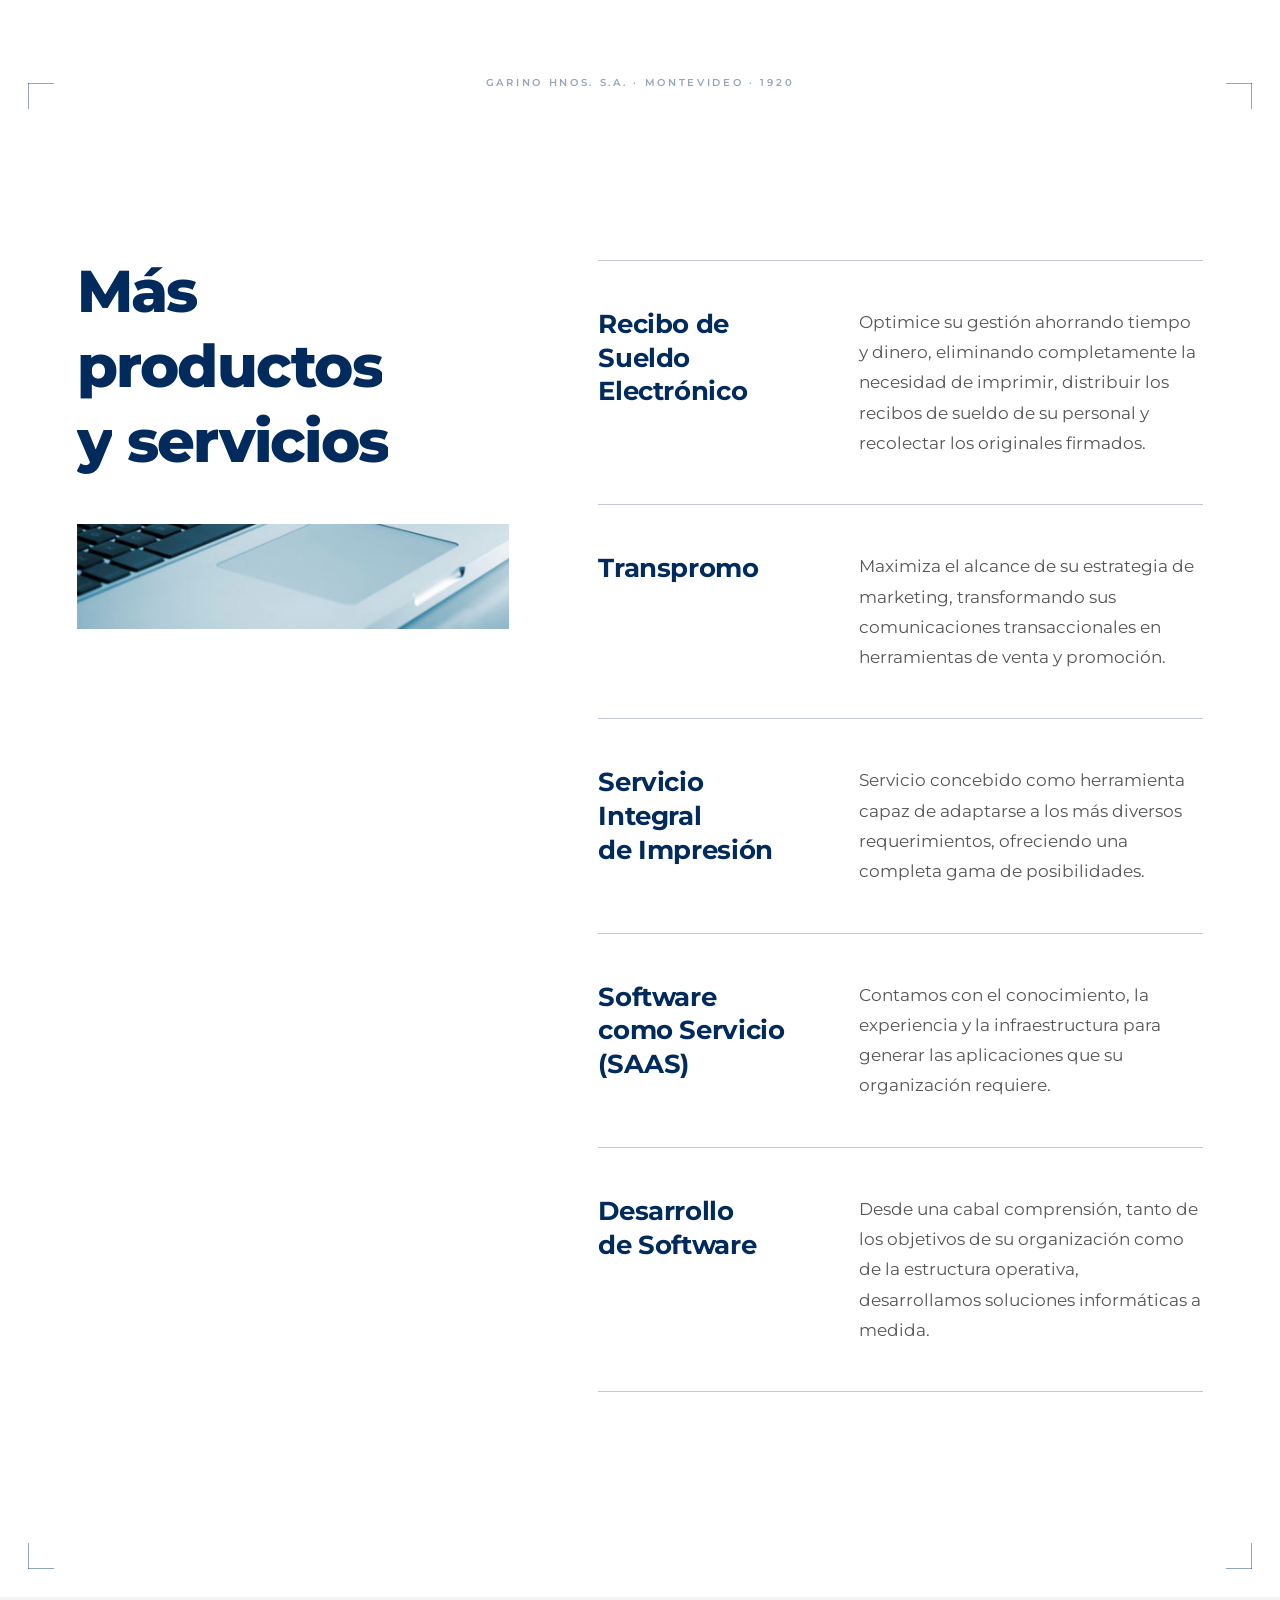
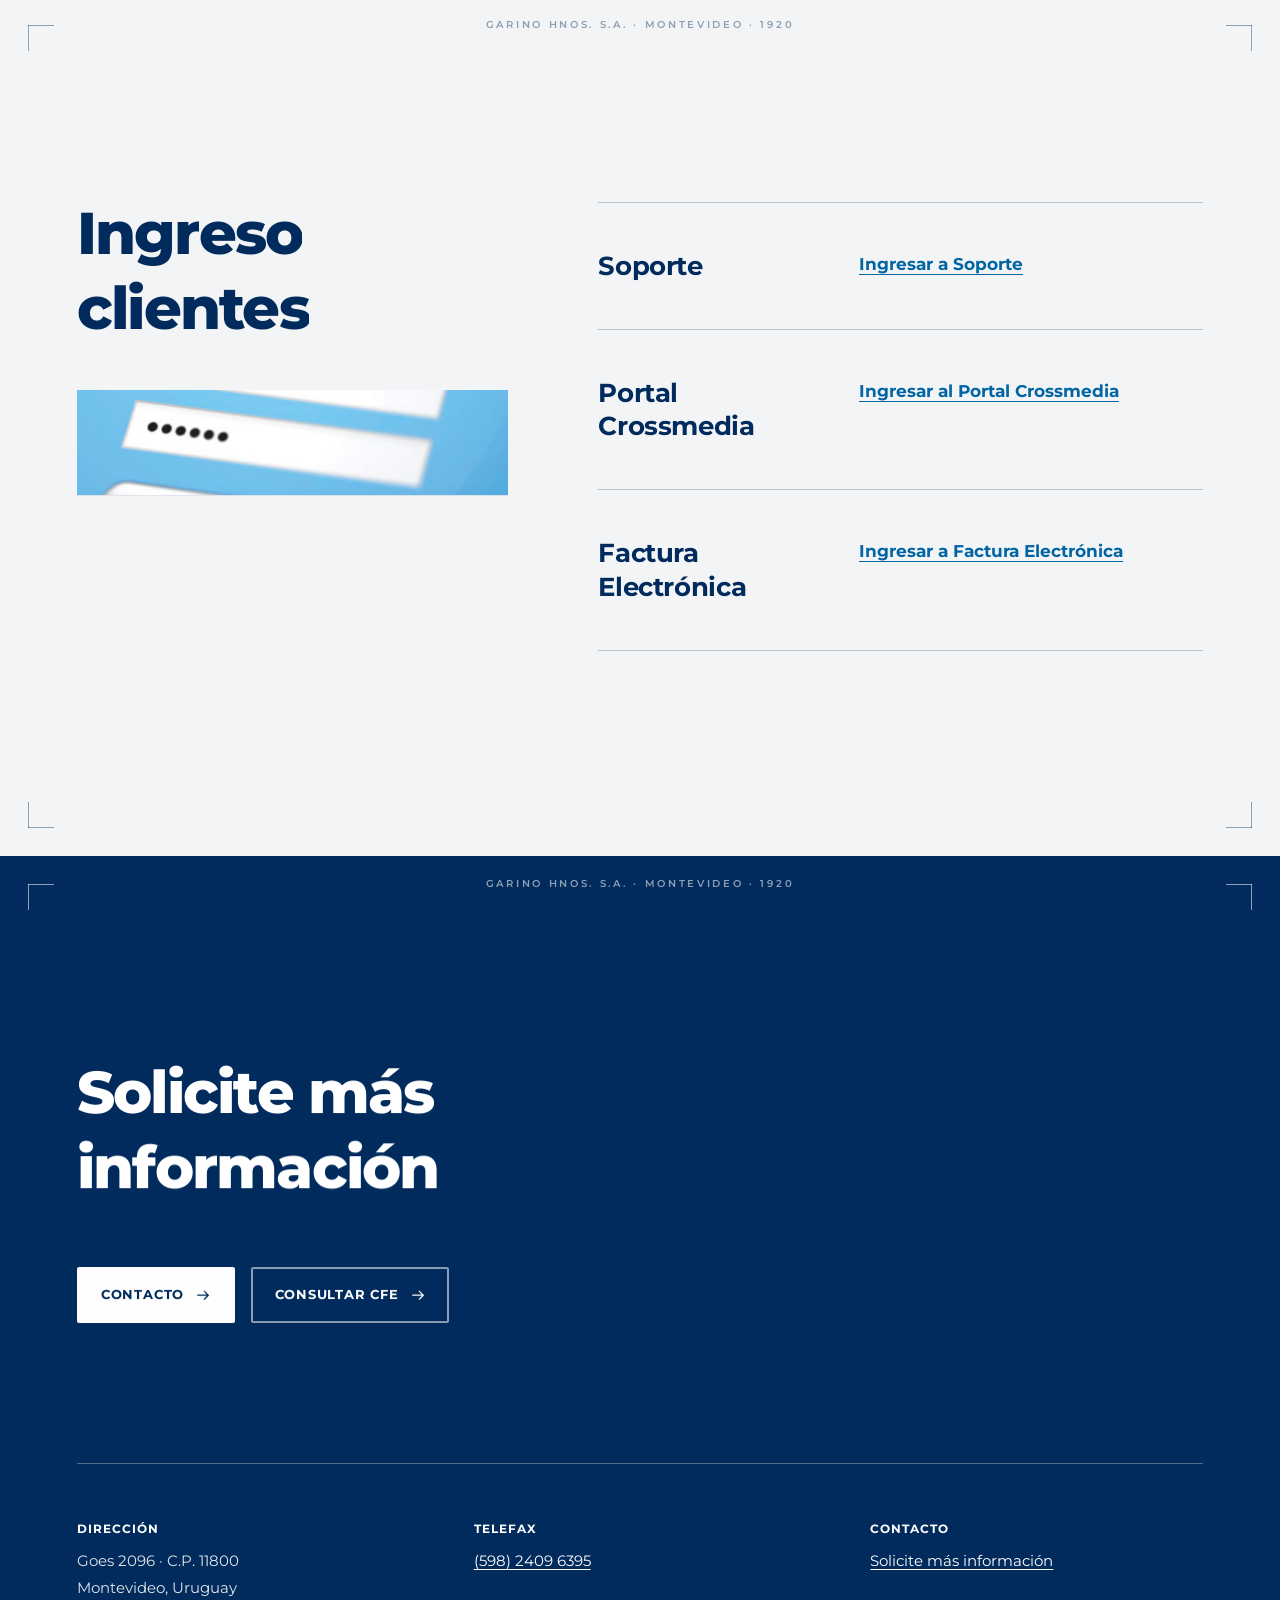
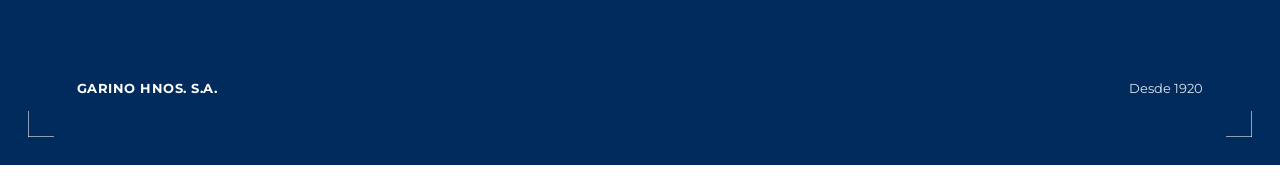
<file: informaticos.html>
<!DOCTYPE html>
<html lang="es-UY">
<head>
<meta charset="utf-8">
<meta name="viewport" content="width=device-width, initial-scale=1">
<title>Servicios informáticos — GARINO HNOS. S.A.</title>
<meta name="description" content="Servicios informáticos de Garino: factura electrónica, recibo de sueldo electrónico, cross media, transpromo, gestión de contenidos y desarrollo de software.">
<meta name="theme-color" content="#002b5c">
<link rel="preload" href="fonts/Montserrat-Variable.woff2" as="font" type="font/woff2" crossorigin>
<link rel="stylesheet" href="css/styles.css">
<script>document.documentElement.classList.add("js");if(!matchMedia("(prefers-reduced-motion: reduce)").matches)document.documentElement.classList.add("motion");</script>
</head>
<body>
<svg width="0" height="0" style="position:absolute" aria-hidden="true" focusable="false">
  <symbol id="arrow" viewBox="0 0 24 24"><path d="M3 12h17M14 5.5 20.5 12 14 18.5" fill="none" stroke="currentColor" stroke-width="2" stroke-linecap="square"/></symbol>
  <symbol id="reg" viewBox="0 0 48 48"><g fill="none" stroke="currentColor" stroke-width="1.5"><circle cx="24" cy="24" r="12"/><circle cx="24" cy="24" r="4.5"/><path d="M24 0v18M24 30v18M0 24h18M30 24h18"/></g></symbol>
</svg>
<a class="skip" href="#contenido">Ir al contenido</a>
<div class="progress" aria-hidden="true"></div>

<header class="site-header">
  <div class="wrap site-header__in">
    <a class="brand" href="index.html" aria-label="Garino, más de 100 años — inicio"><img src="img/logo_100_anos.jpg" width="346" height="91" alt="GARINO — 100 años"></a>
    <button class="nav-toggle" type="button" aria-expanded="false" aria-controls="nav" aria-label="Menú"><span></span><span></span><span></span></button>
    <nav class="nav" id="nav" aria-label="Principal">
      <a href="index.html">Inicio</a>
      <a href="graficos.html">Servicios gráficos</a>
      <a href="informaticos.html" aria-current="page">Servicios informáticos</a>
      <a href="https://www.garino.com.uy/servicios_informaticos/Contacto.php">Contacto</a>
      <a class="btn" href="https://www.garino.com.uy/consultacfe/">Consultar CFE <svg class="i" aria-hidden="true"><use href="#arrow"/></svg></a>
    </nav>
  </div>
</header>

<main id="contenido">

  <section class="hero sheet sheet--navy">
    <span class="marks" aria-hidden="true"></span>
    <div class="hero__year" aria-hidden="true" data-parallax="0.18"><span class="ink ink--a">1920</span><span class="ink ink--b">1920</span><span class="ink ink--c">1920</span><span class="ink ink--d">1920</span></div>
    <div class="hero__reg" aria-hidden="true"><svg class="reg" data-spin><use href="#reg"/></svg></div>
    <div class="wrap">
      <h1 data-split>Servicios informáticos</h1>
      <p class="lead" data-reveal>Ponemos a su alcance un conjunto de soluciones a la medida de su negocio.</p>
      <div class="wedge" aria-hidden="true" data-reveal data-delay="0.1"><i></i><i></i><i></i><i></i><i></i><i></i></div>
      <div class="closing__actions" data-reveal data-delay="0.2">
        <a class="btn btn--light" href="https://www.garino.com.uy/consultacfe/">Consultar CFE <svg class="i" aria-hidden="true"><use href="#arrow"/></svg></a>
        <a class="btn btn--ghost" href="https://www.garino.com.uy/servicios_informaticos/Contacto.php">Contacto <svg class="i" aria-hidden="true"><use href="#arrow"/></svg></a>
      </div>
    </div>
  </section>

  <section class="hscroll sheet sheet--navy" aria-label="Soluciones destacadas">
    <span class="marks" aria-hidden="true"></span>
    <svg class="reg hscroll__reg" aria-hidden="true"><use href="#reg"/></svg>
    <div class="hscroll__pin">
      <div class="hscroll__track">
        <article class="panel">
          <div class="panel__top"><h2>Factura Electrónica</h2></div>
          <div><p style="font-weight:700;color:var(--white);margin-bottom:12px">Más beneficios. Múltiples ventajas.</p><p>Soluciones flexibles y adaptables a las necesidades de su negocio, capaces de integrarse a uno o múltiples puntos de facturación o sistemas contables.</p></div>
        </article>
        <article class="panel">
          <div class="panel__top"><h2>Cross Media</h2></div>
          <div><p style="font-weight:700;color:var(--white);margin-bottom:12px">Una plataforma. Múltiples canales.</p><p>Solución integral para comunicaciones impresas y/o electrónicas, que le permite llegar a sus clientes con una imagen consistente a través de un mix de canales.</p></div>
        </article>
        <article class="panel">
          <div class="panel__top"><h2>Gestión de Contenidos</h2></div>
          <div><p style="font-weight:700;color:var(--white);margin-bottom:12px">Soluciones documentales a su medida.</p><p>Axentria, es nuestra línea de productos de software que promueve la integración de personas, procesos y conocimiento de forma eficiente y segura.</p></div>
        </article>
      </div>
    </div>
    <div class="hscroll__bar" aria-hidden="true"></div>
  </section>

  <section class="section sheet">
    <span class="marks marks--ink" aria-hidden="true"></span>
    <div class="wrap intro-grid">
      <div><h2 data-split>Más productos y servicios</h2>
      <figure class="aside-photo" data-reveal><img src="img/foto_4.jpg" width="473" height="115" alt="Teclado y panel táctil de una computadora portátil" loading="lazy"></figure></div>
      <ul class="rows"><li data-reveal><h3>Recibo de Sueldo Electrónico</h3><p>Optimice su gestión ahorrando tiempo y dinero, eliminando completamente la necesidad de imprimir, distribuir los recibos de sueldo de su personal y recolectar los originales firmados.</p></li><li data-reveal><h3>Transpromo</h3><p>Maximiza el alcance de su estrategia de marketing, transformando sus comunicaciones transaccionales en herramientas de venta y promoción.</p></li><li data-reveal><h3>Servicio Integral de Impresión</h3><p>Servicio concebido como herramienta capaz de adaptarse a los más diversos requerimientos, ofreciendo una completa gama de posibilidades.</p></li><li data-reveal><h3>Software como Servicio (SAAS)</h3><p>Contamos con el conocimiento, la experiencia y la infraestructura para generar las aplicaciones que su organización requiere.</p></li><li data-reveal><h3>Desarrollo de Software</h3><p>Desde una cabal comprensión, tanto de los objetivos de su organización como de la estructura operativa, desarrollamos soluciones informáticas a medida.</p></li></ul>
    </div>
  </section>

  <section class="section sheet sheet--paper">
    <span class="marks marks--ink" aria-hidden="true"></span>
    <div class="wrap intro-grid">
      <div><h2 data-split>Ingreso clientes</h2>
      <figure class="aside-photo" data-reveal><img src="img/foto_3.jpg" width="473" height="115" alt="Campo de contraseña de un formulario de ingreso" loading="lazy"></figure></div>
      <ul class="rows">
        <li data-reveal><h3>Soporte</h3><p><a href="https://soportegsi.garino.com.uy/">Ingresar a Soporte</a></p></li>
        <li data-reveal><h3>Portal Crossmedia</h3><p><a href="https://portal.crossmedia.com.uy/">Ingresar al Portal Crossmedia</a></p></li>
        <li data-reveal><h3>Factura Electrónica</h3><p><a href="https://portal.transactionalnetwork.com/GarinoFacturaElectronica/WebFe/Login.aspx">Ingresar a Factura Electrónica</a></p></li>
      </ul>
    </div>
  </section>

  <section class="closing sheet sheet--navy">
    <span class="marks" aria-hidden="true"></span>
    <div class="wrap">
      <h2 data-split>Solicite más información</h2>
      <div class="closing__actions" data-reveal>
        <a class="btn btn--light" href="https://www.garino.com.uy/servicios_informaticos/Contacto.php">Contacto <svg class="i" aria-hidden="true"><use href="#arrow"/></svg></a>
        <a class="btn btn--ghost" href="https://www.garino.com.uy/consultacfe/">Consultar CFE <svg class="i" aria-hidden="true"><use href="#arrow"/></svg></a>
      </div>
      <div class="footer-grid">
        <div><h3>Dirección</h3><address>Goes 2096 &middot; C.P. 11800<br>Montevideo, Uruguay</address></div>
        <div><h3>Telefax</h3><p><a href="tel:+59824096395">(598) 2409 6395</a></p></div>
        <div><h3>Contacto</h3><p><a href="https://www.garino.com.uy/servicios_informaticos/Contacto.php">Solicite más información</a></p></div>
      </div>
      <div class="footer-note"><strong>GARINO HNOS. S.A.</strong><span>Desde 1920</span></div>
    </div>
  </section>
</main>

<script src="js/vendor/gsap.min.js"></script>
<script src="js/vendor/ScrollTrigger.min.js"></script>
<script src="js/main.js"></script>
</body>
</html>
</file>
<file: css/styles.css>
/* GARINO HNOS. S.A. — restyling. Concepto: la página como pliego de imprenta. */

@font-face {
  font-family: "Montserrat";
  src: url("../fonts/Montserrat-Variable-ext.woff2") format("woff2");
  font-weight: 100 900;
  font-style: normal;
  font-display: swap;
  unicode-range: U+0100-02BA, U+02BD-02C5, U+02C7-02CC, U+02CE-02D7, U+02DD-02FF, U+0304, U+0308, U+0329, U+1D00-1DBF, U+1E00-1E9F, U+1EF2-1EFF, U+2020, U+20A0-20AB, U+20AD-20C0, U+2113, U+2C60-2C7F, U+A720-A7FF;
}
@font-face {
  font-family: "Montserrat";
  src: url("../fonts/Montserrat-Variable.woff2") format("woff2");
  font-weight: 100 900;
  font-style: normal;
  font-display: swap;
  unicode-range: U+0000-00FF, U+0131, U+0152-0153, U+02BB-02BC, U+02C6, U+02DA, U+02DC, U+0304, U+0308, U+0329, U+2000-206F, U+20AC, U+2122, U+2191, U+2193, U+2212, U+2215, U+FEFF, U+FFFD;
}

:root {
  --navy: #002b5c;
  --blue: #0065a4;
  --slate: #536283;
  --mist: #c6cbd6;
  --ink: #555555;
  --on-navy: color-mix(in srgb, #ffffff 88%, #002b5c);
  --white: #ffffff;
  --paper: color-mix(in srgb, var(--mist) 22%, white);

  --font: "Montserrat", system-ui, -apple-system, "Segoe UI", Arial, sans-serif;
  --gutter: clamp(24px, 6vw, 108px);
  --section: clamp(120px, 16vw, 250px);
  --header-h: 84px;
  --ease: cubic-bezier(0.16, 1, 0.3, 1);
}

*, *::before, *::after { box-sizing: border-box; }
html { -webkit-text-size-adjust: 100%; scrollbar-color: var(--blue) var(--paper); }
body {
  margin: 0;
  font-family: var(--font);
  font-size: 1.0625rem;
  line-height: 1.78;
  color: var(--ink);
  background: var(--white);
  overflow-x: clip;
  -webkit-font-smoothing: antialiased;
  text-rendering: optimizeLegibility;
}
img, svg { display: block; max-width: 100%; }
a { color: inherit; text-decoration-thickness: 1px; text-underline-offset: 0.22em; }
p { margin: 0 0 1.3em; max-width: 64ch; }
h1, h2, h3 { font-family: var(--font); font-weight: 800; line-height: 1.08; letter-spacing: -0.03em; margin: 0; text-wrap: balance; color: var(--navy); }
h1 { font-size: clamp(2.3rem, 5vw, 4.5rem); }
h2 { font-size: clamp(1.9rem, 4.6vw, 3.9rem); }
h3 { font-size: clamp(1.25rem, 2vw, 1.6rem); font-weight: 700; letter-spacing: -0.015em; line-height: 1.32; }
ul { margin: 0; padding: 0; list-style: none; }
::selection { background: var(--blue); color: var(--white); }
:focus-visible { outline: 3px solid var(--blue); outline-offset: 3px; }
.on-navy :focus-visible, .sheet--navy :focus-visible { outline-color: var(--white); }
.sr-only { position: absolute; width: 1px; height: 1px; overflow: hidden; clip: rect(0 0 0 0); white-space: nowrap; }
.skip { position: absolute; left: 12px; top: -60px; background: var(--navy); color: var(--white); padding: 10px 16px; z-index: 100; font-weight: 700; }
.skip:focus { top: 12px; }
.i { width: 1.1em; height: 1.1em; flex: none; }
.wrap { width: 100%; max-width: 1480px; margin-inline: auto; padding-inline: var(--gutter); }

/* Progreso de lectura: barra de color del pliego */
.progress { position: fixed; inset: 0 0 auto 0; height: 3px; z-index: 60; background: transparent; pointer-events: none; }
.progress::after { content: ""; display: block; height: 100%; background: var(--blue); transform-origin: 0 50%; transform: scaleX(var(--p, 0)); }

/* Cabecera */
.site-header { position: sticky; top: 0; z-index: 50; background: var(--white); border-bottom: 1px solid color-mix(in srgb, var(--mist) 70%, white); }
.site-header__in { display: flex; align-items: center; justify-content: space-between; gap: 24px; height: var(--header-h); }
.brand { display: block; line-height: 0; }
.brand img { height: 58px; width: auto; }
.nav { display: flex; align-items: center; gap: clamp(18px, 2.6vw, 40px); }
.nav a { font-size: 0.78rem; font-weight: 700; letter-spacing: 0.07em; text-transform: uppercase; text-decoration: none; color: var(--navy); padding: 8px 0; position: relative; }
.nav a:not(.btn)::after { content: ""; position: absolute; left: 0; right: 0; bottom: 2px; height: 2px; background: var(--blue); transform: scaleX(0); transform-origin: 0 50%; transition: transform 0.4s var(--ease); }
.nav a[aria-current="page"]::after { transform: scaleX(1); }
.nav-toggle { display: none; width: 48px; height: 48px; border: 0; background: none; color: var(--navy); cursor: pointer; padding: 0; margin-right: -10px; }
.nav-toggle span { display: block; width: 24px; height: 2px; background: currentColor; margin: 6px auto; transition: transform 0.35s var(--ease), opacity 0.2s; }
.nav-open .nav-toggle span:nth-child(1) { transform: translateY(8px) rotate(45deg); }
.nav-open .nav-toggle span:nth-child(2) { opacity: 0; }
.nav-open .nav-toggle span:nth-child(3) { transform: translateY(-8px) rotate(-45deg); }

.btn { display: inline-flex; align-items: center; gap: 12px; padding: 14px 22px; font-weight: 700; font-size: 0.82rem; letter-spacing: 0.06em; text-transform: uppercase; text-decoration: none; background: var(--blue); color: var(--white); border: 2px solid var(--blue); border-radius: 2px; transition: background 0.3s, color 0.3s, border-color 0.3s; }
.btn .i { transition: transform 0.4s var(--ease); }
.btn--light { background: var(--white); color: var(--navy); border-color: var(--white); }
.btn--ghost { background: transparent; color: var(--white); border-color: color-mix(in srgb, var(--white) 55%, transparent); }
.site-header .btn { padding: 10px 16px; color: var(--white); }

/* Pliego: marcas de corte, registro y escala de tonos */
.sheet { position: relative; isolation: isolate; }
.sheet--navy { background: var(--navy); color: var(--white); }
.sheet--navy h1, .sheet--navy h2, .sheet--navy h3 { color: var(--white); }
.sheet--navy p { color: var(--on-navy); }
.sheet--paper { background: var(--paper); }
.marks { position: absolute; inset: clamp(14px, 2.2vw, 30px); pointer-events: none; z-index: 1; color: color-mix(in srgb, currentColor 55%, transparent);
  --m: 26px;
  background:
    linear-gradient(currentColor, currentColor) 0 0 / var(--m) 1px no-repeat,
    linear-gradient(currentColor, currentColor) 0 0 / 1px var(--m) no-repeat,
    linear-gradient(currentColor, currentColor) 100% 0 / var(--m) 1px no-repeat,
    linear-gradient(currentColor, currentColor) 100% 0 / 1px var(--m) no-repeat,
    linear-gradient(currentColor, currentColor) 0 100% / var(--m) 1px no-repeat,
    linear-gradient(currentColor, currentColor) 0 100% / 1px var(--m) no-repeat,
    linear-gradient(currentColor, currentColor) 100% 100% / var(--m) 1px no-repeat,
    linear-gradient(currentColor, currentColor) 100% 100% / 1px var(--m) no-repeat; }
.marks::after { content: "GARINO HNOS. S.A.  \00B7  MONTEVIDEO  \00B7  1920"; position: absolute; top: -5px; left: 50%; transform: translateX(-50%); font-size: 0.6rem; font-weight: 600; letter-spacing: 0.28em; white-space: nowrap; color: inherit; background: transparent; padding: 0 12px; line-height: 10px; }
.marks--ink { color: color-mix(in srgb, var(--navy) 42%, transparent); }
.section__wedge { margin-bottom: clamp(56px, 6.5vw, 104px); }
.wedge { display: flex; height: 12px; width: 100%; max-width: 420px; }
.wedge i { flex: 1; display: block; }
.wedge i:nth-child(1) { background: var(--white); }
.wedge i:nth-child(2) { background: var(--mist); }
.wedge i:nth-child(3) { background: var(--slate); }
.wedge i:nth-child(4) { background: var(--blue); }
.wedge i:nth-child(5) { background: var(--navy); box-shadow: inset 0 0 0 1px color-mix(in srgb, var(--white) 35%, transparent); }
.wedge i:nth-child(6) { background: var(--ink); }
.wedge--light i:nth-child(1) { box-shadow: inset 0 0 0 1px var(--mist); }
.reg { width: 56px; height: 56px; color: currentColor; }

/* Héroe */
.hero { min-height: calc(100svh - var(--header-h)); display: flex; align-items: flex-end; overflow: hidden; padding-block: clamp(56px, 7vw, 120px) clamp(48px, 6vw, 96px); }
.hero .wrap { position: relative; z-index: 2; }
.hero h1 { max-width: 12ch; }
.hero__year { position: absolute; right: -3vw; top: 6%; z-index: 0; font-weight: 800; font-size: clamp(8rem, 29vw, 28rem); line-height: 0.8; letter-spacing: -0.06em; color: transparent; -webkit-text-stroke: 2px color-mix(in srgb, var(--white) 16%, transparent); user-select: none; pointer-events: none; }
.hero__reg { position: absolute; z-index: 1; right: clamp(24px, 6vw, 96px); bottom: clamp(56px, 8vw, 110px); color: color-mix(in srgb, var(--white) 50%, transparent); }
.hero__reg .reg { width: clamp(56px, 7vw, 96px); height: auto; aspect-ratio: 1; }
.lead { font-size: clamp(1.1rem, 1.7vw, 1.4rem); line-height: 1.55; max-width: 44ch; margin-top: clamp(24px, 3vw, 40px); font-weight: 500; }
.hero .wedge { margin-top: clamp(40px, 5vw, 68px); }
.doors { display: grid; grid-template-columns: repeat(2, minmax(0, 1fr)); gap: 0; margin-top: clamp(48px, 6vw, 96px); border-top: 1px solid color-mix(in srgb, var(--white) 40%, transparent); max-width: 980px; }
.door { display: flex; align-items: center; justify-content: space-between; gap: 24px; padding: clamp(24px, 3.2vw, 44px) 0; text-decoration: none; color: var(--white); font-weight: 800; font-size: clamp(1.1rem, 2.2vw, 1.75rem); letter-spacing: -0.02em; border-bottom: 1px solid color-mix(in srgb, var(--white) 40%, transparent); transition: color 0.3s; }
.door + .door { padding-left: clamp(20px, 3vw, 44px); border-left: 1px solid color-mix(in srgb, var(--white) 40%, transparent); }
.door .i { width: 1.4em; height: 1.4em; transition: transform 0.5s var(--ease); }

/* Secciones */
.section { padding-block: var(--section); position: relative; }
.statement { font-size: clamp(1.55rem, 3.5vw, 3rem); font-weight: 700; line-height: 1.32; letter-spacing: -0.02em; color: var(--navy); max-width: 28em; margin: 0; }
.statement .w { position: relative; display: inline-block; }
.statement .w__on { position: absolute; inset: 0; color: var(--navy); opacity: 0; }
.intro-grid { display: grid; grid-template-columns: minmax(0, 5fr) minmax(0, 7fr); gap: clamp(40px, 7vw, 144px); align-items: start; }
.stack > * + * { margin-top: clamp(28px, 3.2vw, 48px); }

/* Scroll horizontal fijado */
.hscroll { position: relative; overflow: hidden; }
.hscroll__pin { min-height: calc(100svh - var(--header-h)); display: flex; align-items: center; padding-block: clamp(64px, 8vw, 110px); }
.hscroll__track { display: flex; gap: clamp(32px, 5vw, 88px); padding-inline: var(--gutter); will-change: transform; }
.panel { flex: none; width: min(78vw, 860px); display: flex; flex-direction: column; justify-content: space-between; gap: clamp(32px, 4.6vw, 72px); min-height: min(62svh, 560px); padding: clamp(32px, 4.6vw, 72px); border: 1px solid color-mix(in srgb, currentColor 28%, transparent); position: relative; }
.panel__top { display: flex; align-items: flex-start; justify-content: space-between; gap: 24px; }
.panel:nth-child(even) { width: min(70vw, 720px); margin-top: clamp(24px, 5vh, 64px); }
.panel:nth-child(3n) { width: min(86vw, 940px); }
.hscroll__reg { position: absolute; right: clamp(28px, 4.5vw, 72px); top: clamp(28px, 4.5vw, 72px); opacity: 0.5; width: 44px; height: 44px; }
.panel h2 { font-size: clamp(1.8rem, 3.8vw, 3.2rem); max-width: 14ch; }
.panel p { margin: 0; font-size: clamp(1rem, 1.35vw, 1.2rem); max-width: 48ch; }
.panel ul { margin-top: 24px; display: grid; gap: 8px; font-weight: 600; }
.panel ul li { padding: 11px 0; border-top: 1px solid color-mix(in srgb, currentColor 22%, transparent); }
.panel__link { margin-top: 28px; display: inline-flex; align-items: center; gap: 10px; font-weight: 700; font-size: 0.8rem; letter-spacing: 0.06em; text-transform: uppercase; }
.hscroll__bar { position: absolute; left: var(--gutter); right: var(--gutter); bottom: clamp(24px, 3.5vw, 44px); height: 3px; background: color-mix(in srgb, currentColor 22%, transparent); }
.hscroll__bar::after { content: ""; position: absolute; inset: 0; background: var(--blue); transform-origin: 0 50%; transform: scaleX(var(--hp, 0)); }
.sheet--navy .hscroll__bar::after { background: var(--white); }

/* Divisiones */
.divisions { display: grid; grid-template-columns: 1fr 1fr; }
.division { position: relative; display: flex; flex-direction: column; justify-content: space-between; gap: clamp(48px, 6vw, 96px); min-height: 0; padding: clamp(48px, 7vw, 112px) var(--gutter); text-decoration: none; overflow: hidden; transition: background 0.3s var(--ease), color 0.3s var(--ease); }
.division--a { background: var(--paper); color: var(--navy); }
.division--b { background: var(--navy); color: var(--white); }
.division h2 { font-size: clamp(2rem, 4.2vw, 3.6rem); }
.division--b h2 { color: var(--white); }
.division p { max-width: 36ch; }
.division--b p { color: var(--on-navy); }
.division__cta { display: inline-flex; align-items: center; gap: 14px; font-weight: 800; font-size: 0.85rem; letter-spacing: 0.06em; text-transform: uppercase; color: var(--blue); }
.division--b .division__cta { color: var(--white); }
.division__cta .i { transition: transform 0.5s var(--ease); width: 1.5em; height: 1.5em; }
/* Listas de nombres reales dentro de cada división */
.division__list { display: grid; gap: 0; margin-top: clamp(20px, 3vw, 40px); max-width: 44ch; }
.division__list li { padding: 12px 0; border-top: 1px solid color-mix(in srgb, currentColor 22%, transparent); font-weight: 600; font-size: 0.95rem; }

/* Listas tipográficas (sin tarjetas) */
.rows > li { display: grid; grid-template-columns: minmax(0, 4fr) minmax(0, 7fr); gap: clamp(20px, 5vw, 96px); padding: clamp(30px, 3.6vw, 52px) 0; border-top: 1px solid color-mix(in srgb, var(--slate) 35%, transparent); }
.rows > li:last-child { border-bottom: 1px solid color-mix(in srgb, var(--slate) 35%, transparent); }
.rows h3 { color: var(--navy); }
.rows p { margin: 0; }
.sheet--navy .rows > li, .sheet--navy .rows > li:last-child { border-color: color-mix(in srgb, var(--white) 28%, transparent); }
.sheet--navy .rows h3 { color: var(--white); }
.rows a { font-weight: 700; color: var(--blue); }
.sheet--navy .rows a { color: var(--white); }

.specs { display: grid; grid-template-columns: repeat(2, minmax(0, 1fr)); gap: clamp(40px, 7vw, 120px); }
.specs h3 { margin-bottom: 26px; }
.specs li { padding: 14px 0; border-top: 1px solid color-mix(in srgb, var(--slate) 30%, transparent); font-weight: 600; color: var(--navy); }

/* Cierre y pie */
.closing { padding-block: var(--section) clamp(40px, 5vw, 72px); overflow: hidden; }
.closing .wrap { position: relative; z-index: 2; }
.closing h2 { max-width: 16ch; }
.closing__actions { display: flex; flex-wrap: wrap; gap: 16px; margin-top: clamp(36px, 4.4vw, 64px); }
.footer-grid { display: grid; grid-template-columns: repeat(3, minmax(0, 1fr)); gap: clamp(32px, 5vw, 88px); margin-top: clamp(96px, 11vw, 176px); padding-top: clamp(36px, 4.4vw, 60px); border-top: 1px solid color-mix(in srgb, var(--white) 30%, transparent); font-size: 0.95rem; }
.footer-grid h3 { font-size: 0.78rem; letter-spacing: 0.08em; text-transform: uppercase; color: var(--white); margin-bottom: 10px; font-weight: 700; }
.footer-grid p, .footer-grid address { margin: 0; font-style: normal; color: var(--on-navy); }
.footer-grid a { color: var(--white); }
.footer-note { margin-top: clamp(56px, 6vw, 96px); display: flex; flex-wrap: wrap; justify-content: space-between; gap: 16px; align-items: center; font-size: 0.8rem; color: var(--on-navy); }
.footer-note strong { color: var(--white); letter-spacing: 0.04em; }

/* Revelados (solo con JS y movimiento permitido) */
.js.motion [data-reveal] { opacity: 0; transform: translateY(36px); }
.js.motion [data-split] .line { display: block; overflow: hidden; padding-bottom: 0.08em; margin-bottom: -0.08em; }
.js.motion [data-split] .line > span { display: inline-block; transform: translateY(110%); }
.statement .w { color: var(--navy); }
.js.motion .statement .w__base { color: color-mix(in srgb, var(--mist) 80%, white); }

/* Tablet y móvil */
@media (max-width: 959px) {
  .intro-grid, .specs { grid-template-columns: 1fr; }
  .rows > li { grid-template-columns: 1fr; gap: 8px; }
  .divisions { grid-template-columns: 1fr; }
  .division { min-height: 0; padding-block: clamp(48px, 10vw, 88px); }
  .footer-grid { grid-template-columns: 1fr 1fr; }
}
@media (max-width: 859px) {
  :root { --header-h: 68px; }
  .brand img { height: 46px; }
  .nav-toggle { display: block; }
  .nav { position: fixed; inset: var(--header-h) 0 0 0; background: var(--navy); flex-direction: column; align-items: flex-start; justify-content: flex-start; gap: 0; padding: 28px var(--gutter); transform: translateY(-8px); opacity: 0; visibility: hidden; transition: opacity 0.3s, transform 0.4s var(--ease), visibility 0s 0.4s; overflow-y: auto; }
  .nav-open .nav { opacity: 1; transform: none; visibility: visible; transition: opacity 0.3s, transform 0.4s var(--ease); }
  .nav a { color: var(--white); font-size: 1.15rem; padding: 18px 0; width: 100%; border-bottom: 1px solid color-mix(in srgb, var(--white) 22%, transparent); }
  .nav a::after { display: none; }
  .nav .btn { margin-top: 24px; width: auto; background: var(--white); color: var(--navy); border-color: var(--white); justify-content: space-between; padding: 16px 22px; }
  .nav .btn:hover { background: var(--mist); border-color: var(--mist); color: var(--navy); }
  .nav-open { overflow: hidden; }
  .hscroll__pin { min-height: 0; padding-block: var(--section); display: block; }
  .hscroll__track { flex-direction: column; padding-inline: var(--gutter); }
  .panel, .panel:nth-child(even), .panel:nth-child(3n) { width: 100%; margin-top: 0; min-height: 0; }
  .hscroll__bar { display: none; }
  .hscroll__reg { display: none; }
}
@media (max-width: 599px) {
  .marks::after { display: none; }
  .doors { grid-template-columns: 1fr; }
  .door + .door { padding-left: 0; border-left: 0; }
  .footer-grid { grid-template-columns: 1fr; }
  .hero__year { top: 2%; right: -6vw; }
  .hero__reg { display: none; }
  .hero { padding-bottom: 48px; }
  .panel { padding: 24px; }
}

@media (prefers-reduced-motion: reduce) {
  *, *::before, *::after { transition-duration: 0.01ms !important; animation-duration: 0.01ms !important; }
  .hscroll__pin { min-height: 0; padding-block: var(--section); display: block; }
  .hscroll__track { flex-direction: column; }
  .panel, .panel:nth-child(even), .panel:nth-child(3n) { width: 100%; margin-top: 0; min-height: 0; }
  .hscroll__bar { display: none; }
}

/* Fotos reales de productos */
.panel.panel--photo, .panel.panel--photo:nth-child(n) { flex-direction: row; padding: 0; gap: 0; width: min(88vw, 1000px); margin-top: 0; overflow: hidden; }
.panel__text { flex: 1 1 56%; display: flex; flex-direction: column; justify-content: space-between; gap: clamp(32px, 4.6vw, 72px); padding: clamp(32px, 4.6vw, 72px); min-width: 0; }
.panel__photo { flex: 0 0 42%; margin: 0; position: relative; overflow: hidden; background: var(--slate); }
.panel__photo img { width: 100%; height: 100%; object-fit: cover; display: block; }
.rows--photo > li { grid-template-columns: minmax(180px, 3fr) minmax(0, 3fr) minmax(0, 5fr); align-items: start; }
.rows--photo figure { margin: 0; overflow: hidden; background: var(--mist); }
.rows--photo figure img { width: 100%; height: auto; aspect-ratio: 4 / 3; object-fit: cover; display: block; }
.rows--photo > li.no-photo h3 { grid-column: 2; }
.rows-head { margin-bottom: clamp(44px, 5.4vw, 80px); max-width: 16ch; }
.gallery { display: grid; grid-template-columns: repeat(4, minmax(0, 1fr)); gap: clamp(20px, 3vw, 52px); align-items: start; }
.gallery figure { margin: 0; }
.gallery figure:nth-child(even) { margin-top: clamp(32px, 6vw, 96px); }
.gallery a { display: block; text-decoration: none; color: var(--navy); }
.gallery img { width: 100%; height: auto; aspect-ratio: 4 / 3; object-fit: cover; display: block; background: var(--mist); transition: transform 0.4s var(--ease); }
.gallery .frame { overflow: hidden; }
.gallery figcaption { margin-top: 14px; font-weight: 700; font-size: 0.95rem; letter-spacing: -0.01em; color: var(--navy); }
@media (max-width: 959px) {
  .rows--photo > li { grid-template-columns: 1fr; }
  .rows--photo > li.no-photo h3 { grid-column: auto; }
  .gallery { grid-template-columns: repeat(2, minmax(0, 1fr)); }
}
@media (max-width: 859px) {
  .panel.panel--photo, .panel.panel--photo:nth-child(n) { flex-direction: column; width: 100%; }
  .panel__photo { order: -1; flex: none; aspect-ratio: 4 / 3; }
}

.aside-photo { margin: clamp(24px, 3vw, 40px) 0 0; max-width: 480px; overflow: hidden; background: var(--mist); }
.aside-photo img { width: 100%; height: auto; display: block; }

/* Hero: el "1920" se imprime en cuatro pasadas y entra en registro */
.hero__year { display: grid; opacity: 0.78; }
.hero__year .ink { grid-area: 1 / 1; display: block; }
.hero__year .ink { -webkit-text-stroke-color: color-mix(in srgb, var(--white) 18%, transparent); }
.hero__year .ink--a { -webkit-text-stroke-color: color-mix(in srgb, var(--blue) 80%, transparent); }
.hero__year .ink--b { -webkit-text-stroke-color: color-mix(in srgb, var(--slate) 85%, transparent); }
.hero__year .ink--c { -webkit-text-stroke-color: color-mix(in srgb, var(--mist) 22%, transparent); }
.hero__year .ink--d { -webkit-text-stroke-color: color-mix(in srgb, var(--white) 16%, transparent); }
.hero__year .ink + .ink { mix-blend-mode: screen; }
@keyframes ink-in {
  from { opacity: 0; transform: translate(var(--dx), var(--dy)); }
  to   { opacity: 1; transform: translate(0, 0); }
}
@keyframes reg-in { from { transform: rotate(45deg); opacity: 0; } to { transform: rotate(0); opacity: 1; } }
.js.motion .hero__year .ink { opacity: 0; animation: ink-in 1.6s cubic-bezier(0.23, 1, 0.32, 1) both; }
.js.motion .hero__year .ink--a { --dx: -22px; --dy: -12px; animation-delay: 0.1s; }
.js.motion .hero__year .ink--b { --dx: 18px;  --dy: -16px; animation-delay: 0.22s; }
.js.motion .hero__year .ink--c { --dx: -14px; --dy: 18px;  animation-delay: 0.34s; }
.js.motion .hero__year .ink--d { --dx: 16px;  --dy: 12px;  animation-delay: 0.46s; }
.js.motion .hero__reg { animation: reg-in 1.1s cubic-bezier(0.23, 1, 0.32, 1) 1.1s both; }

/* Sección de lectura fijada */
.section--pin { min-height: calc(100svh - var(--header-h)); display: flex; align-items: center; }
.section--pin > .wrap { width: 100%; }

/* Al terminar la entrada (o sin movimiento) las cuatro pasadas se funden en una sola capa:
   sin modo de mezcla ni cuatro glifos grandes repintándose durante el scroll del hero */
.hero__year .ink--d { will-change: auto; }
.ink-done .ink--a, .ink-done .ink--b, .ink-done .ink--c,
html:not(.motion) .hero__year .ink--a, html:not(.motion) .hero__year .ink--b, html:not(.motion) .hero__year .ink--c { opacity: 0; }
.ink-done .ink--d, html:not(.motion) .hero__year .ink--d { mix-blend-mode: normal; -webkit-text-stroke-color: color-mix(in srgb, var(--blue) 55%, var(--mist)); animation: none; opacity: 1; transform: none; }
.hero--leaving .hero__year { will-change: transform; }
/* Hover solo con puntero fino: en táctil no queda "pegado" */
@media (hover: hover) and (pointer: fine) {
  .nav a:not(.btn):hover::after { transform: scaleX(1); }
  .btn:hover { background: var(--navy); border-color: var(--navy); }
  .btn:hover .i { transform: translateX(4px); }
  .btn--light:hover { background: var(--mist); border-color: var(--mist); color: var(--navy); }
  .btn--ghost:hover { background: var(--white); color: var(--navy); border-color: var(--white); }
  .door:hover { color: var(--mist); }
  .door:hover .i { transform: translateX(8px); }
  .division:hover .division__cta .i { transform: translateX(10px); }
  .division:hover.division--a { background: var(--mist); }
  .division:hover.division--b { background: var(--blue); }
  .gallery a:hover img { transform: scale(1.04); }
}

/* Pantallas bajas (portátiles de 768 px de alto): todo se ajusta a la altura, nada queda cortado */
@media (min-width: 860px) and (max-height: 900px) {
  :root { --header-h: 68px; }
  .brand img { height: 46px; }
  .hero { padding-block: clamp(32px, 5svh, 64px) clamp(28px, 5svh, 56px); }
  .hero h1 { font-size: clamp(2.3rem, min(5vw, 8.4svh), 4.5rem); }
  .lead { font-size: clamp(1rem, 2.6svh, 1.25rem); margin-top: clamp(16px, 3svh, 32px); line-height: 1.6; }
  .hero .wedge { margin-top: clamp(22px, 4.2svh, 44px); }
  .doors { margin-top: clamp(24px, 5svh, 56px); }
  .door { padding-block: clamp(14px, 2.8svh, 28px); }
  .hero__reg { bottom: clamp(32px, 6svh, 80px); }
}
@media (min-width: 860px) and (prefers-reduced-motion: no-preference) {
  /* La sección fijada ocupa exactamente la ventana (menos el encabezado) y los paneles caben dentro */
  .hscroll__pin { height: calc(100svh - var(--header-h)); min-height: 0; padding-block: clamp(24px, 5svh, 72px) clamp(44px, 8svh, 96px); }
  .hscroll__track { height: 100%; align-items: stretch; }
  .panel, .panel:nth-child(even), .panel:nth-child(3n), .panel.panel--photo, .panel.panel--photo:nth-child(n) { height: 100%; min-height: 0; margin-top: 0; }
  .panel { padding: clamp(20px, 4.6svh, 64px) clamp(28px, 4vw, 64px); gap: clamp(16px, 3.4svh, 64px); }
  .panel__text { padding: clamp(20px, 4.6svh, 64px) clamp(28px, 4vw, 64px); gap: clamp(16px, 3.4svh, 64px); }
  .panel.panel--photo { padding: 0; }
  .panel h2 { font-size: clamp(1.5rem, min(3.8vw, 6svh), 3.2rem); }
  .panel p { font-size: clamp(0.92rem, 2.3svh, 1.2rem); line-height: 1.6; }
  .panel ul { margin-top: clamp(10px, 2svh, 22px); gap: 2px; }
  .panel ul li { padding-block: clamp(5px, 1.2svh, 10px); font-size: clamp(0.85rem, 2.1svh, 1.05rem); }
  .panel__link { margin-top: clamp(10px, 2svh, 20px); }
}

/* Móvil y tableta: el "1920" va encima del titular, no detrás */
@media (max-width: 859px) {
  .hero { flex-direction: column; align-items: stretch; justify-content: flex-end; }
  .hero__year { position: relative; right: auto; top: auto; align-self: flex-start; margin: 0 0 clamp(20px, 5vw, 44px) var(--gutter); font-size: clamp(6.5rem, 29vw, 15rem); }
}
</file>
